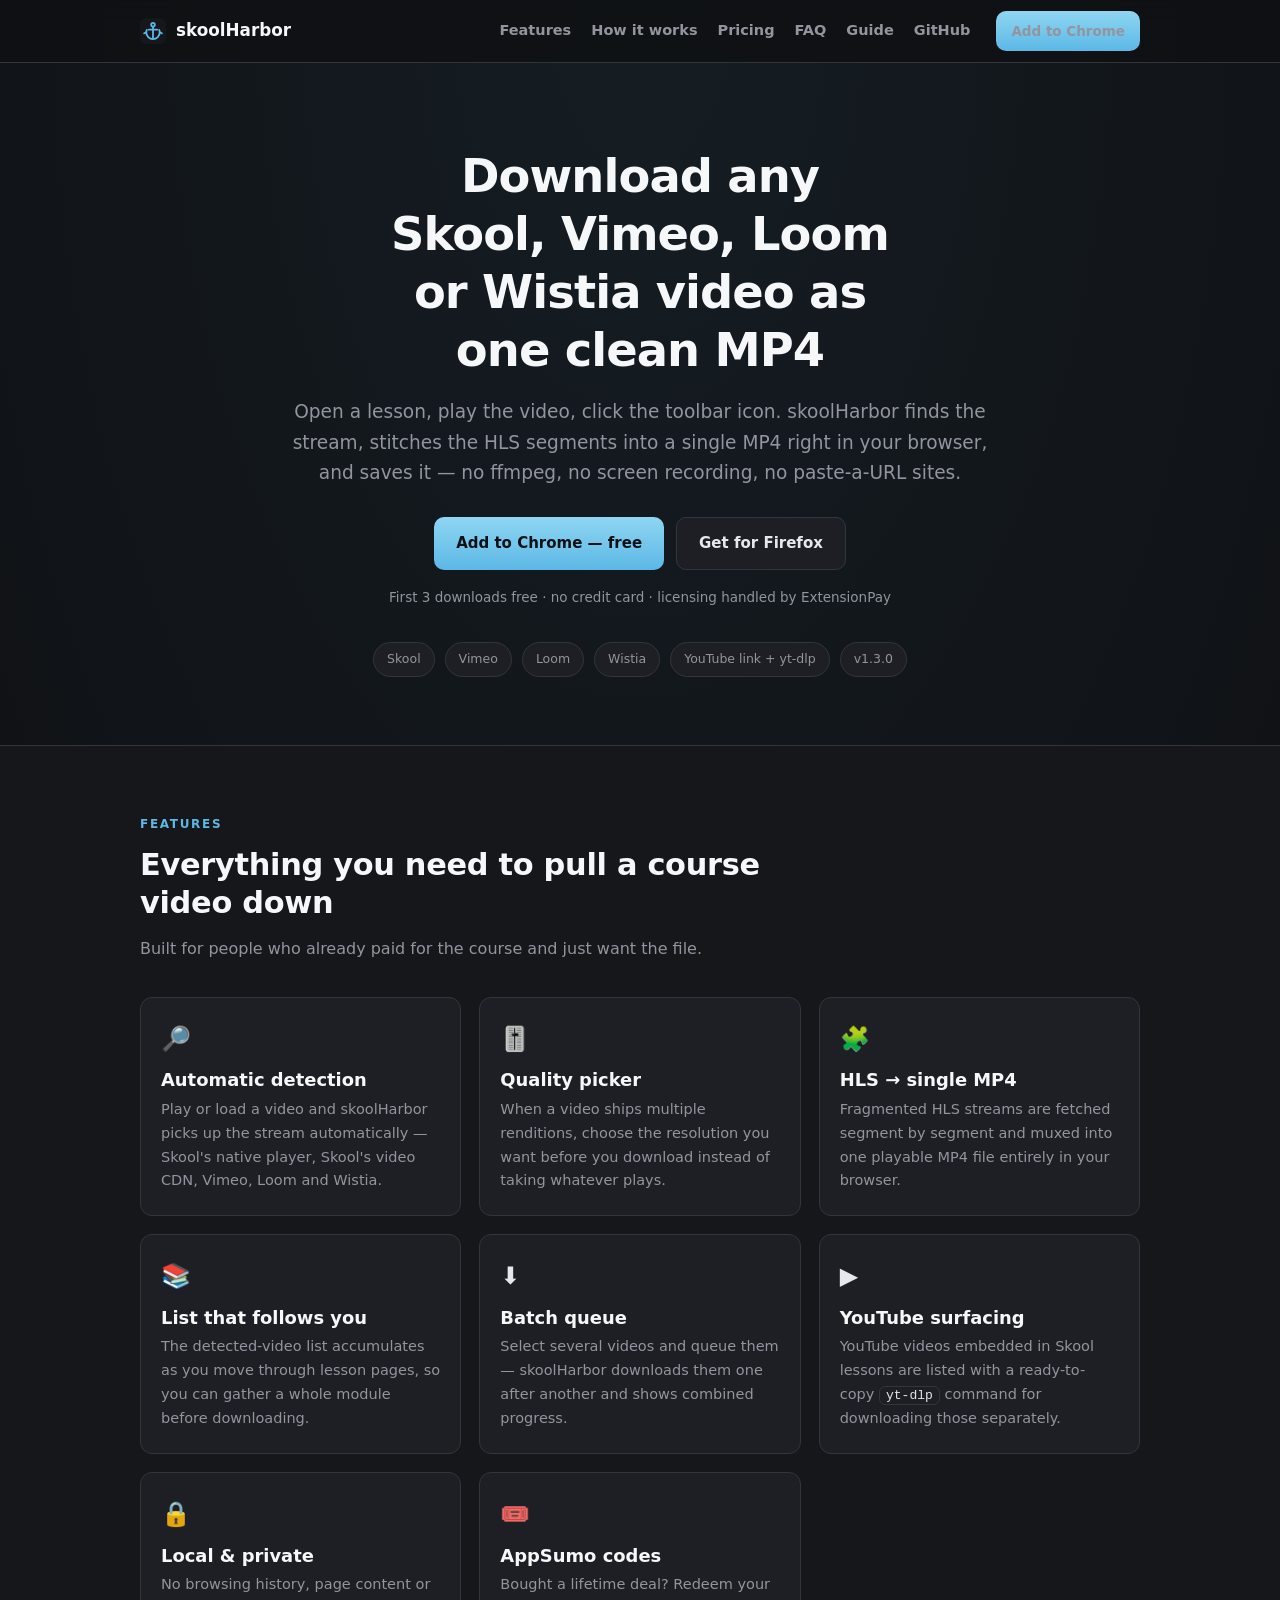
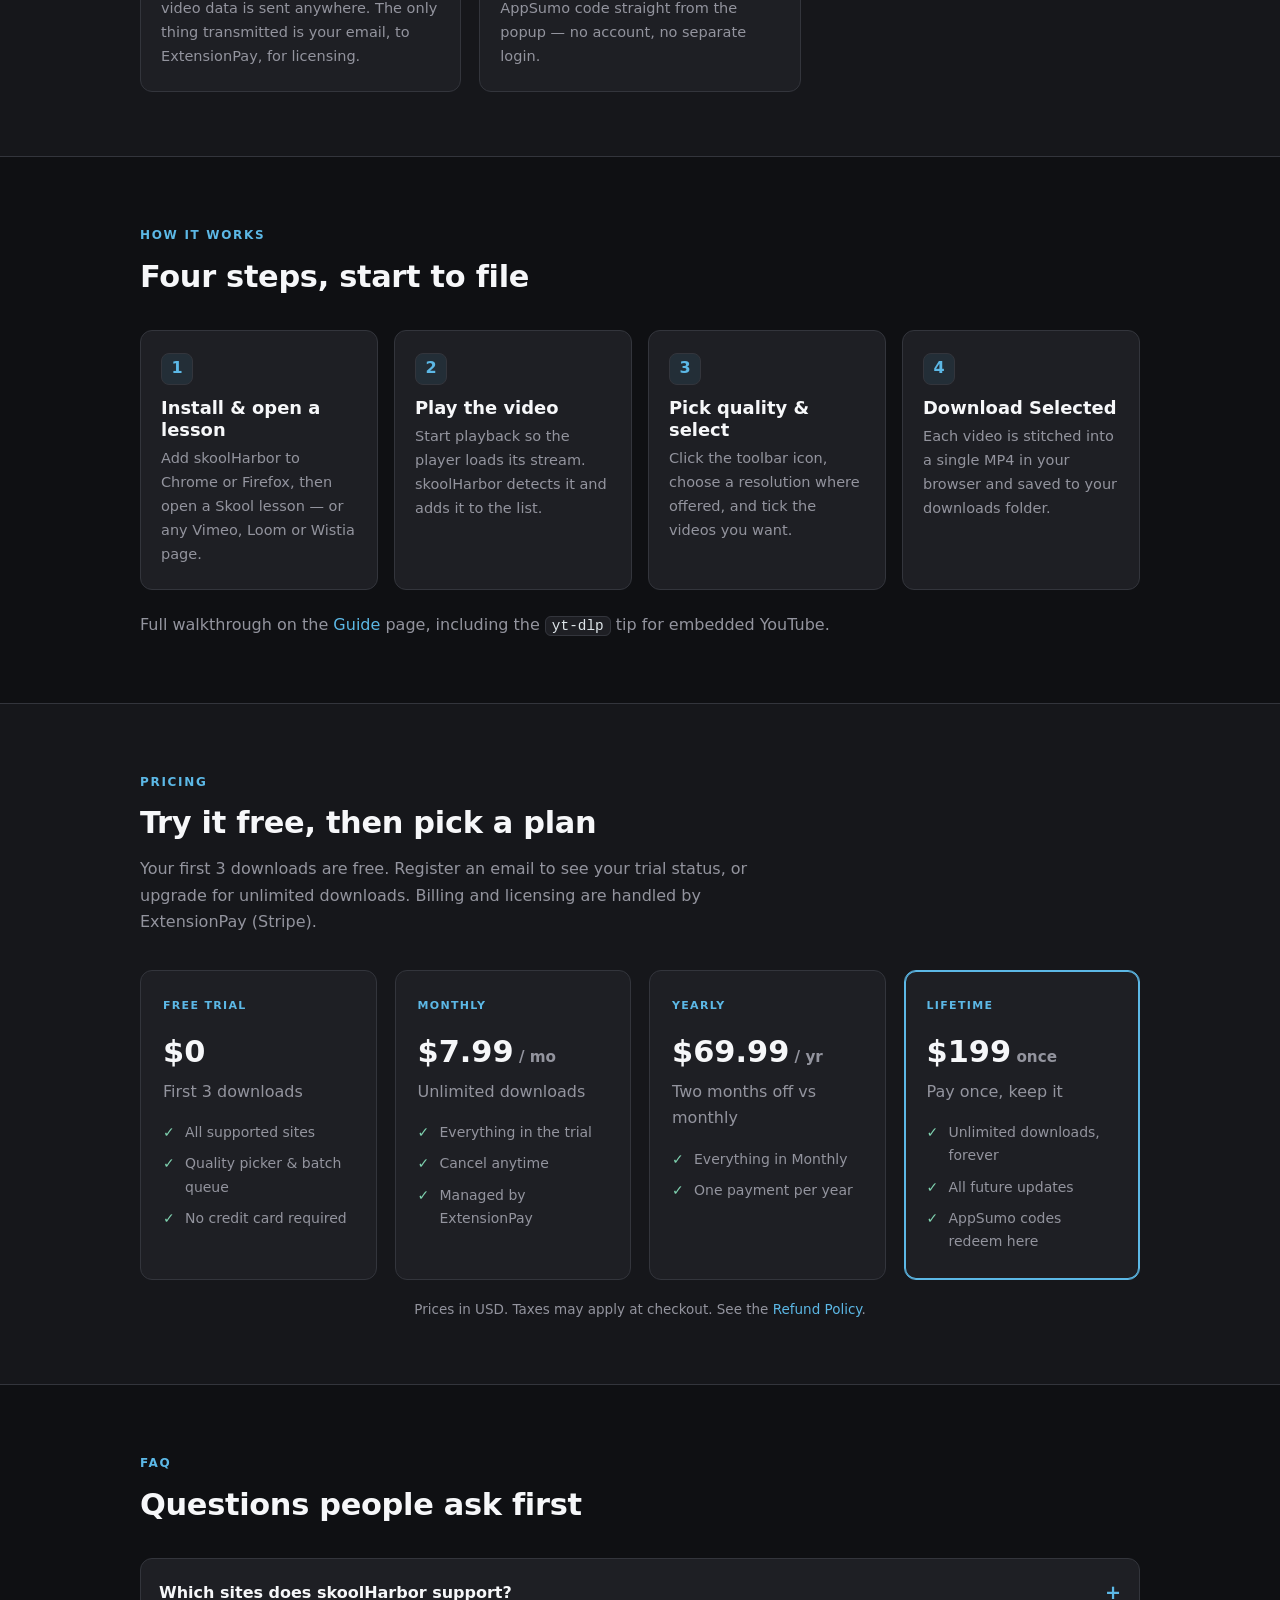
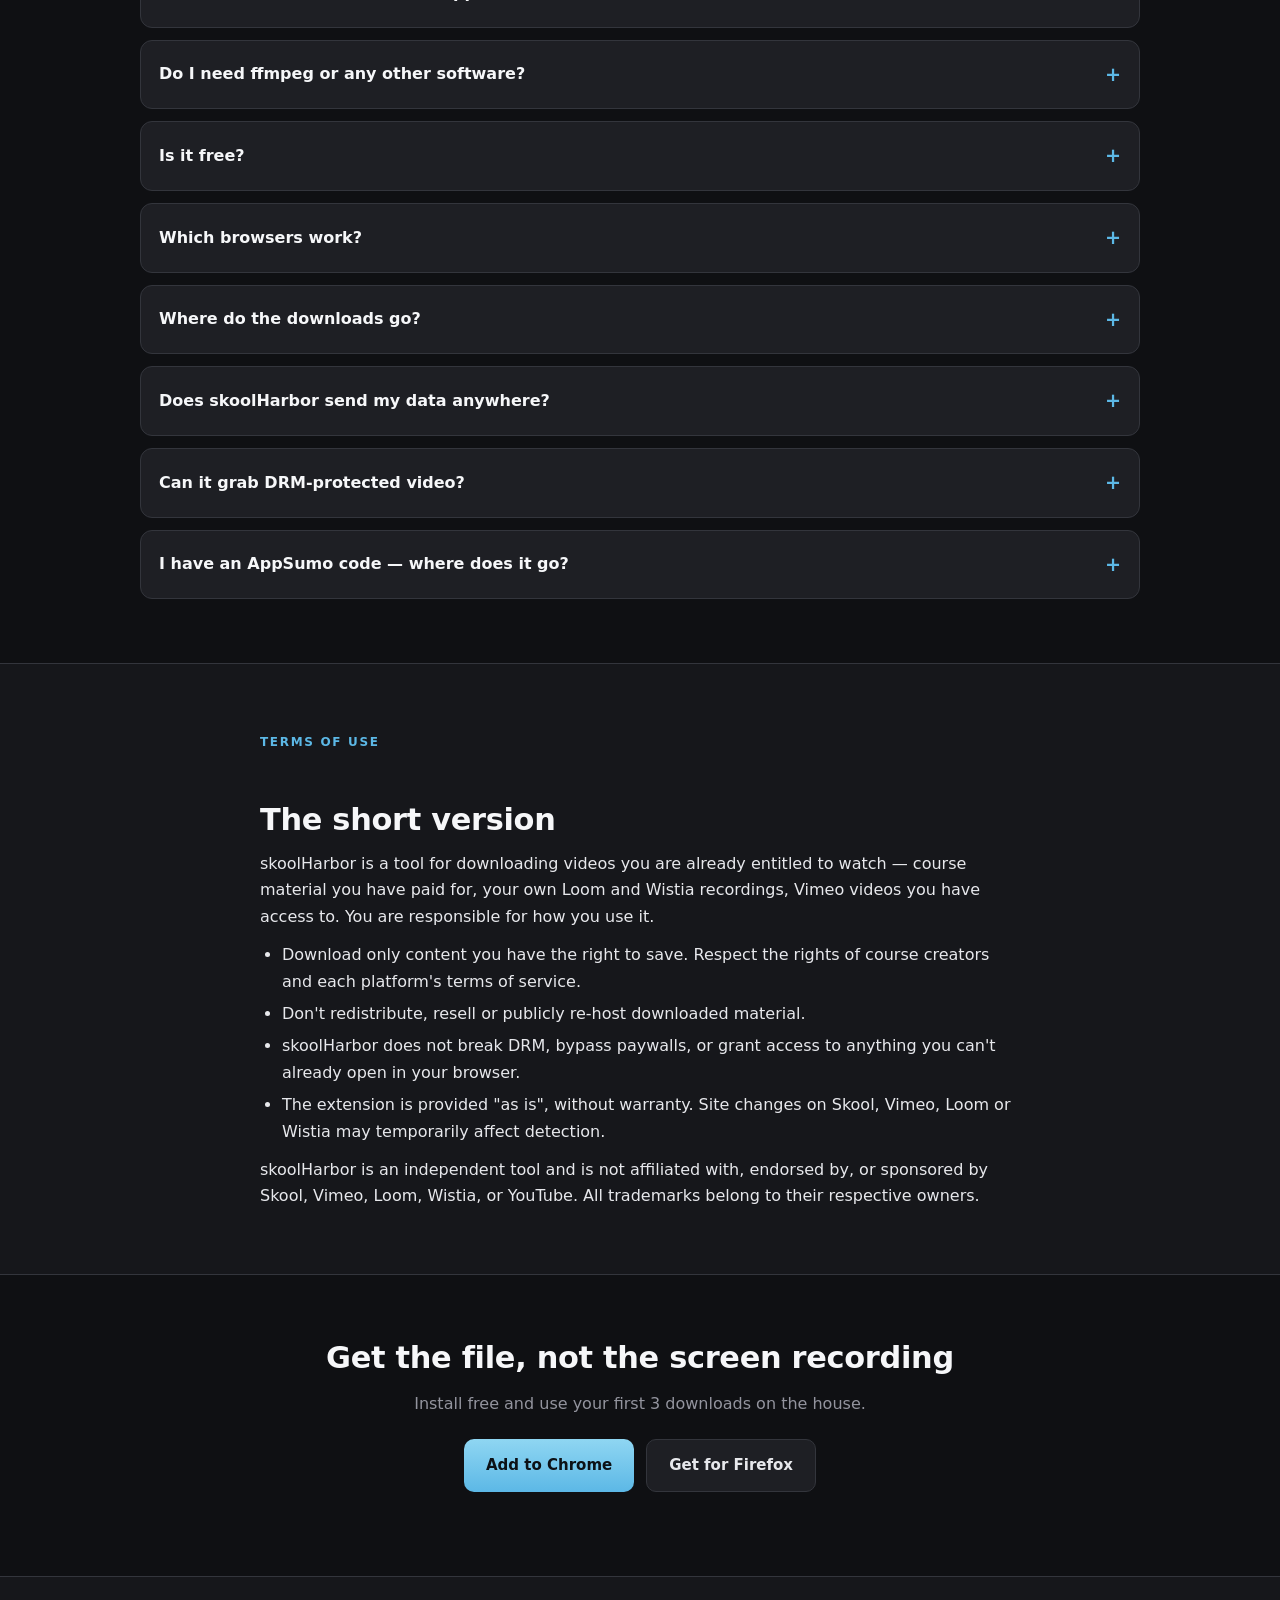
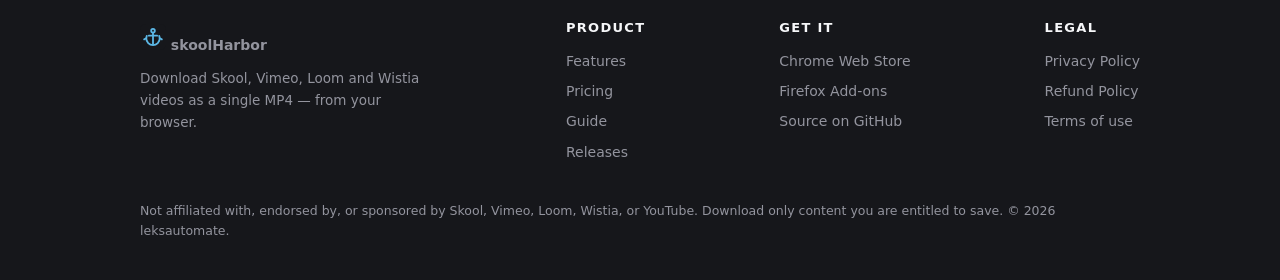
<file: index.html>
<!DOCTYPE html>
<html lang="en">
<head>
<meta charset="UTF-8" />
<meta name="viewport" content="width=device-width, initial-scale=1.0" />
<title>skoolHarbor — Download Skool, Vimeo, Loom &amp; Wistia Videos as MP4</title>
<meta name="description" content="skoolHarbor is a Chrome and Firefox extension that detects the video on a Skool lesson, Vimeo, Loom or Wistia page and saves it as a single MP4 — HLS streams stitched together in your browser, no extra software." />
<meta name="keywords" content="skool downloader, skool video downloader, download skool videos, vimeo downloader, loom downloader, wistia downloader, mp4 download, hls downloader, course video downloader, skoolharbor" />
<meta name="robots" content="index, follow, max-image-preview:large" />
<meta name="author" content="leksautomate" />
<link rel="canonical" href="https://leksautomate.github.io/skoolharbor-landing/" />
<link rel="icon" type="image/svg+xml" href="assets/favicon.svg" />
<meta name="theme-color" content="#0f1013" />
<meta name="color-scheme" content="dark" />

<meta property="og:type" content="website" />
<meta property="og:site_name" content="skoolHarbor" />
<meta property="og:url" content="https://leksautomate.github.io/skoolharbor-landing/" />
<meta property="og:title" content="skoolHarbor — Download Skool, Vimeo, Loom &amp; Wistia Videos as MP4" />
<meta property="og:description" content="Detects the video on the page you're viewing and saves it as a single MP4 — HLS streams stitched together in your browser, no extra software." />
<meta property="og:image" content="https://leksautomate.github.io/skoolharbor-landing/assets/og.png" />
<meta property="og:image:width" content="1200" />
<meta property="og:image:height" content="630" />
<meta property="og:image:alt" content="skoolHarbor — download any Skool video as one clean MP4" />
<meta name="twitter:card" content="summary_large_image" />
<meta name="twitter:title" content="skoolHarbor — Download Skool, Vimeo, Loom &amp; Wistia Videos as MP4" />
<meta name="twitter:description" content="A Chrome and Firefox extension that saves the video on a Skool, Vimeo, Loom or Wistia page as a single MP4." />
<meta name="twitter:image" content="https://leksautomate.github.io/skoolharbor-landing/assets/og.png" />

<link rel="sitemap" type="application/xml" href="sitemap.xml" />
<link rel="stylesheet" href="assets/styles.css" />

<script type="application/ld+json">
{
  "@context": "https://schema.org",
  "@type": "SoftwareApplication",
  "name": "skoolHarbor",
  "alternateName": "skool Harbor: Downloader For Skool",
  "applicationCategory": "BrowserApplication",
  "operatingSystem": "Chrome, Chromium, Firefox",
  "url": "https://leksautomate.github.io/skoolharbor-landing/",
  "downloadUrl": "https://chromewebstore.google.com/detail/skool-harbor-downloader-f/fhoogeolhbimpdajjefikfmajlcgknoc",
  "softwareVersion": "1.3.0",
  "description": "Browser extension that detects the video on a Skool lesson, Vimeo, Loom or Wistia page and downloads it as a single MP4. HLS streams are combined into one file entirely in the browser.",
  "offers": [
    { "@type": "Offer", "name": "Free trial", "price": "0", "priceCurrency": "USD", "description": "First 3 downloads free" },
    { "@type": "Offer", "name": "Monthly", "price": "7.99", "priceCurrency": "USD" },
    { "@type": "Offer", "name": "Yearly", "price": "69.99", "priceCurrency": "USD" },
    { "@type": "Offer", "name": "Lifetime", "price": "199", "priceCurrency": "USD" }
  ],
  "publisher": { "@type": "Organization", "name": "leksautomate" }
}
</script>
<script type="application/ld+json">
{
  "@context": "https://schema.org",
  "@type": "FAQPage",
  "mainEntity": [
    { "@type": "Question", "name": "Which sites does skoolHarbor support?",
      "acceptedAnswer": { "@type": "Answer", "text": "Skool lessons and posts (including Skool's own video CDN), plus Vimeo, Loom and Wistia pages. YouTube videos embedded in Skool lessons are surfaced with a ready-to-copy yt-dlp command rather than downloaded directly." } },
    { "@type": "Question", "name": "Do I need ffmpeg or any other software?",
      "acceptedAnswer": { "@type": "Answer", "text": "No. Detection and downloading happen entirely in your browser. HLS video segments are fetched and combined into a single MP4 locally, then saved with your browser's own download manager." } },
    { "@type": "Question", "name": "Is it free?",
      "acceptedAnswer": { "@type": "Answer", "text": "Your first 3 downloads are free. After that you register an email to track your trial or subscribe for unlimited downloads: 7.99 USD per month, 69.99 USD per year, or 199 USD once for lifetime access. AppSumo codes are redeemed directly in the popup." } },
    { "@type": "Question", "name": "Which browsers work?",
      "acceptedAnswer": { "@type": "Answer", "text": "Any Chromium-based browser that supports Manifest V3 (Chrome, Edge, Brave, Arc) via the Chrome Web Store, and Firefox 142+ via addons.mozilla.org." } },
    { "@type": "Question", "name": "Where do the downloads go?",
      "acceptedAnswer": { "@type": "Answer", "text": "Straight to your normal downloads folder through the browser's built-in download feature. Files are named per video and saved as .mp4." } },
    { "@type": "Question", "name": "Does skoolHarbor send my data anywhere?",
      "acceptedAnswer": { "@type": "Answer", "text": "No browsing history, page content or video data leaves your machine. The only data transmitted is your email address, sent to ExtensionPay for licensing if you register beyond the free trial." } },
    { "@type": "Question", "name": "Can it download a whole course at once?",
      "acceptedAnswer": { "@type": "Answer", "text": "The detected-video list accumulates as you move through lesson pages, and you can batch-select and queue multiple videos to download one after another." } }
  ]
}
</script>
</head>
<body>

<header class="site-header">
  <div class="wrap">
    <a class="brand" href="./">
      <svg viewBox="0 0 100 100" aria-hidden="true"><rect width="100" height="100" rx="22" fill="#16171b"/><g fill="none" stroke="#5cb8e6" stroke-width="7" stroke-linecap="round" stroke-linejoin="round"><circle cx="50" cy="26" r="7"/><path d="M50 33 V78"/><path d="M34 45 H66"/><path d="M24 55 a26 26 0 0 0 52 0"/><path d="M24 55 l-8 4 M24 55 l2 -9"/><path d="M76 55 l8 4 M76 55 l-2 -9"/></g></svg>
      skoolHarbor
    </a>
    <nav class="nav-links" aria-label="Primary">
      <a href="#features">Features</a>
      <a href="#how">How it works</a>
      <a href="#pricing">Pricing</a>
      <a href="#faq">FAQ</a>
      <a href="guide.html">Guide</a>
      <a href="https://github.com/leksautomate/skoolharbor-landing" rel="noopener">GitHub</a>
      <a class="btn sm nav-cta" href="https://chromewebstore.google.com/detail/skool-harbor-downloader-f/fhoogeolhbimpdajjefikfmajlcgknoc" rel="noopener">Add to Chrome</a>
    </nav>
  </div>
</header>

<main>
  <section class="hero">
    <div class="wrap">
      <h1>Download any Skool, Vimeo, Loom or Wistia video as one clean MP4</h1>
      <p class="lede">Open a lesson, play the video, click the toolbar icon. skoolHarbor finds the stream, stitches the HLS segments into a single MP4 right in your browser, and saves it — no ffmpeg, no screen recording, no paste-a-URL sites.</p>
      <div class="cta-row">
        <a class="btn" href="https://chromewebstore.google.com/detail/skool-harbor-downloader-f/fhoogeolhbimpdajjefikfmajlcgknoc" rel="noopener">Add to Chrome — free</a>
        <a class="btn ghost" href="https://addons.mozilla.org/en-US/firefox/addon/skool-harbor-skool-downloader/" rel="noopener">Get for Firefox</a>
      </div>
      <p class="cta-note">First 3 downloads free · no credit card · licensing handled by ExtensionPay</p>
      <div class="badges">
        <span class="badge">Skool</span>
        <span class="badge">Vimeo</span>
        <span class="badge">Loom</span>
        <span class="badge">Wistia</span>
        <span class="badge">YouTube link + yt-dlp</span>
        <span class="badge">v1.3.0</span>
      </div>
    </div>
  </section>

  <section id="features" class="alt">
    <div class="wrap">
      <div class="section-head">
        <span class="eyebrow">Features</span>
        <h2>Everything you need to pull a course video down</h2>
        <p>Built for people who already paid for the course and just want the file.</p>
      </div>
      <div class="grid">
        <div class="card"><span class="ic" aria-hidden="true">🔎</span><h3>Automatic detection</h3><p>Play or load a video and skoolHarbor picks up the stream automatically — Skool's native player, Skool's video CDN, Vimeo, Loom and Wistia.</p></div>
        <div class="card"><span class="ic" aria-hidden="true">🎚️</span><h3>Quality picker</h3><p>When a video ships multiple renditions, choose the resolution you want before you download instead of taking whatever plays.</p></div>
        <div class="card"><span class="ic" aria-hidden="true">🧩</span><h3>HLS → single MP4</h3><p>Fragmented HLS streams are fetched segment by segment and muxed into one playable MP4 file entirely in your browser.</p></div>
        <div class="card"><span class="ic" aria-hidden="true">📚</span><h3>List that follows you</h3><p>The detected-video list accumulates as you move through lesson pages, so you can gather a whole module before downloading.</p></div>
        <div class="card"><span class="ic" aria-hidden="true">⬇️</span><h3>Batch queue</h3><p>Select several videos and queue them — skoolHarbor downloads them one after another and shows combined progress.</p></div>
        <div class="card"><span class="ic" aria-hidden="true">▶️</span><h3>YouTube surfacing</h3><p>YouTube videos embedded in Skool lessons are listed with a ready-to-copy <code>yt-dlp</code> command for downloading those separately.</p></div>
        <div class="card"><span class="ic" aria-hidden="true">🔒</span><h3>Local &amp; private</h3><p>No browsing history, page content or video data is sent anywhere. The only thing transmitted is your email, to ExtensionPay, for licensing.</p></div>
        <div class="card"><span class="ic" aria-hidden="true">🎟️</span><h3>AppSumo codes</h3><p>Bought a lifetime deal? Redeem your AppSumo code straight from the popup — no account, no separate login.</p></div>
      </div>
    </div>
  </section>

  <section id="how">
    <div class="wrap">
      <div class="section-head">
        <span class="eyebrow">How it works</span>
        <h2>Four steps, start to file</h2>
      </div>
      <div class="steps">
        <div class="step"><h3>Install &amp; open a lesson</h3><p>Add skoolHarbor to Chrome or Firefox, then open a Skool lesson — or any Vimeo, Loom or Wistia page.</p></div>
        <div class="step"><h3>Play the video</h3><p>Start playback so the player loads its stream. skoolHarbor detects it and adds it to the list.</p></div>
        <div class="step"><h3>Pick quality &amp; select</h3><p>Click the toolbar icon, choose a resolution where offered, and tick the videos you want.</p></div>
        <div class="step"><h3>Download Selected</h3><p>Each video is stitched into a single MP4 in your browser and saved to your downloads folder.</p></div>
      </div>
      <p class="muted mt-m">Full walkthrough on the <a href="guide.html">Guide</a> page, including the <code>yt-dlp</code> tip for embedded YouTube.</p>
    </div>
  </section>

  <section id="pricing" class="alt">
    <div class="wrap">
      <div class="section-head">
        <span class="eyebrow">Pricing</span>
        <h2>Try it free, then pick a plan</h2>
        <p>Your first 3 downloads are free. Register an email to see your trial status, or upgrade for unlimited downloads. Billing and licensing are handled by ExtensionPay (Stripe).</p>
      </div>
      <div class="plans">
        <div class="plan">
          <span class="tag">Free trial</span>
          <div class="price">$0</div>
          <p class="muted">First 3 downloads</p>
          <ul>
            <li>All supported sites</li>
            <li>Quality picker &amp; batch queue</li>
            <li>No credit card required</li>
          </ul>
        </div>
        <div class="plan">
          <span class="tag">Monthly</span>
          <div class="price">$7.99<span> / mo</span></div>
          <p class="muted">Unlimited downloads</p>
          <ul>
            <li>Everything in the trial</li>
            <li>Cancel anytime</li>
            <li>Managed by ExtensionPay</li>
          </ul>
        </div>
        <div class="plan">
          <span class="tag">Yearly</span>
          <div class="price">$69.99<span> / yr</span></div>
          <p class="muted">Two months off vs monthly</p>
          <ul>
            <li>Everything in Monthly</li>
            <li>One payment per year</li>
          </ul>
        </div>
        <div class="plan feature">
          <span class="tag">Lifetime</span>
          <div class="price">$199<span> once</span></div>
          <p class="muted">Pay once, keep it</p>
          <ul>
            <li>Unlimited downloads, forever</li>
            <li>All future updates</li>
            <li>AppSumo codes redeem here</li>
          </ul>
        </div>
      </div>
      <p class="price-note">Prices in USD. Taxes may apply at checkout. See the <a href="refund.html">Refund Policy</a>.</p>
    </div>
  </section>

  <section id="faq">
    <div class="wrap">
      <div class="section-head">
        <span class="eyebrow">FAQ</span>
        <h2>Questions people ask first</h2>
      </div>
      <div class="faq">
        <details><summary>Which sites does skoolHarbor support?</summary><p>Skool lessons and posts (including Skool's own video CDN), plus Vimeo, Loom and Wistia pages. YouTube videos embedded in Skool lessons are surfaced with a ready-to-copy <code>yt-dlp</code> command rather than downloaded directly.</p></details>
        <details><summary>Do I need ffmpeg or any other software?</summary><p>No. Detection and downloading happen entirely in your browser. HLS segments are fetched and combined into a single MP4 locally, then saved with your browser's own download manager.</p></details>
        <details><summary>Is it free?</summary><p>Your first 3 downloads are free. After that you register an email to track your trial or subscribe for unlimited downloads — $7.99/mo, $69.99/yr, or $199 once for lifetime. AppSumo codes are redeemed directly in the popup.</p></details>
        <details><summary>Which browsers work?</summary><p>Any Chromium browser with Manifest V3 support — Chrome, Edge, Brave, Arc — through the Chrome Web Store, and Firefox 142 or newer through addons.mozilla.org.</p></details>
        <details><summary>Where do the downloads go?</summary><p>Straight to your normal downloads folder via the browser's built-in download feature, named per video and saved as <code>.mp4</code>.</p></details>
        <details><summary>Does skoolHarbor send my data anywhere?</summary><p>No browsing history, page content or video data leaves your machine. The only data transmitted is your email address, sent to ExtensionPay for licensing if you register beyond the free trial. See the <a href="privacy.html">Privacy Policy</a>.</p></details>
        <details><summary>Can it grab DRM-protected video?</summary><p>No. skoolHarbor only captures streams that already play in your browser without protection. It does not decrypt or circumvent DRM.</p></details>
        <details><summary>I have an AppSumo code — where does it go?</summary><p>Open the popup, click <em>Have an AppSumo code?</em>, paste it in and redeem. The code activates on that browser directly; there is no separate login.</p></details>
      </div>
    </div>
  </section>

  <section id="terms" class="alt">
    <div class="wrap">
      <div class="prose">
        <span class="eyebrow">Terms of use</span>
        <h2>The short version</h2>
        <p>skoolHarbor is a tool for downloading videos you are already entitled to watch — course material you have paid for, your own Loom and Wistia recordings, Vimeo videos you have access to. You are responsible for how you use it.</p>
        <ul>
          <li>Download only content you have the right to save. Respect the rights of course creators and each platform's terms of service.</li>
          <li>Don't redistribute, resell or publicly re-host downloaded material.</li>
          <li>skoolHarbor does not break DRM, bypass paywalls, or grant access to anything you can't already open in your browser.</li>
          <li>The extension is provided "as is", without warranty. Site changes on Skool, Vimeo, Loom or Wistia may temporarily affect detection.</li>
        </ul>
        <p class="muted">skoolHarbor is an independent tool and is not affiliated with, endorsed by, or sponsored by Skool, Vimeo, Loom, Wistia, or YouTube. All trademarks belong to their respective owners.</p>
      </div>
    </div>
  </section>

  <section class="center">
    <div class="wrap">
      <h2>Get the file, not the screen recording</h2>
      <p class="muted mt-s">Install free and use your first 3 downloads on the house.</p>
      <div class="cta-row mt-m">
        <a class="btn" href="https://chromewebstore.google.com/detail/skool-harbor-downloader-f/fhoogeolhbimpdajjefikfmajlcgknoc" rel="noopener">Add to Chrome</a>
        <a class="btn ghost" href="https://addons.mozilla.org/en-US/firefox/addon/skool-harbor-skool-downloader/" rel="noopener">Get for Firefox</a>
      </div>
    </div>
  </section>
</main>

<footer class="site-footer">
  <div class="wrap">
    <div class="cols">
      <div>
        <a class="brand" href="./" style="margin-bottom:10px">
          <svg viewBox="0 0 100 100" aria-hidden="true"><rect width="100" height="100" rx="22" fill="#16171b"/><g fill="none" stroke="#5cb8e6" stroke-width="7" stroke-linecap="round" stroke-linejoin="round"><circle cx="50" cy="26" r="7"/><path d="M50 33 V78"/><path d="M34 45 H66"/><path d="M24 55 a26 26 0 0 0 52 0"/><path d="M24 55 l-8 4 M24 55 l2 -9"/><path d="M76 55 l8 4 M76 55 l-2 -9"/></g></svg>
          skoolHarbor
        </a>
        <p class="muted" style="max-width:34ch;font-size:13.5px">Download Skool, Vimeo, Loom and Wistia videos as a single MP4 — from your browser.</p>
      </div>
      <div>
        <h4>Product</h4>
        <a href="#features">Features</a>
        <a href="#pricing">Pricing</a>
        <a href="guide.html">Guide</a>
        <a href="releases.html">Releases</a>
      </div>
      <div>
        <h4>Get it</h4>
        <a href="https://chromewebstore.google.com/detail/skool-harbor-downloader-f/fhoogeolhbimpdajjefikfmajlcgknoc" rel="noopener">Chrome Web Store</a>
        <a href="https://addons.mozilla.org/en-US/firefox/addon/skool-harbor-skool-downloader/" rel="noopener">Firefox Add-ons</a>
        <a href="https://github.com/leksautomate/skoolharbor-landing" rel="noopener">Source on GitHub</a>
      </div>
      <div>
        <h4>Legal</h4>
        <a href="privacy.html">Privacy Policy</a>
        <a href="refund.html">Refund Policy</a>
        <a href="#terms">Terms of use</a>
      </div>
    </div>
    <p class="fine">
      Not affiliated with, endorsed by, or sponsored by Skool, Vimeo, Loom, Wistia, or YouTube. Download only content you are entitled to save.
      &copy; <span id="yr">2026</span> leksautomate.
    </p>
  </div>
</footer>
<script>document.getElementById('yr').textContent=new Date().getFullYear();</script>
</body>
</html>
</file>
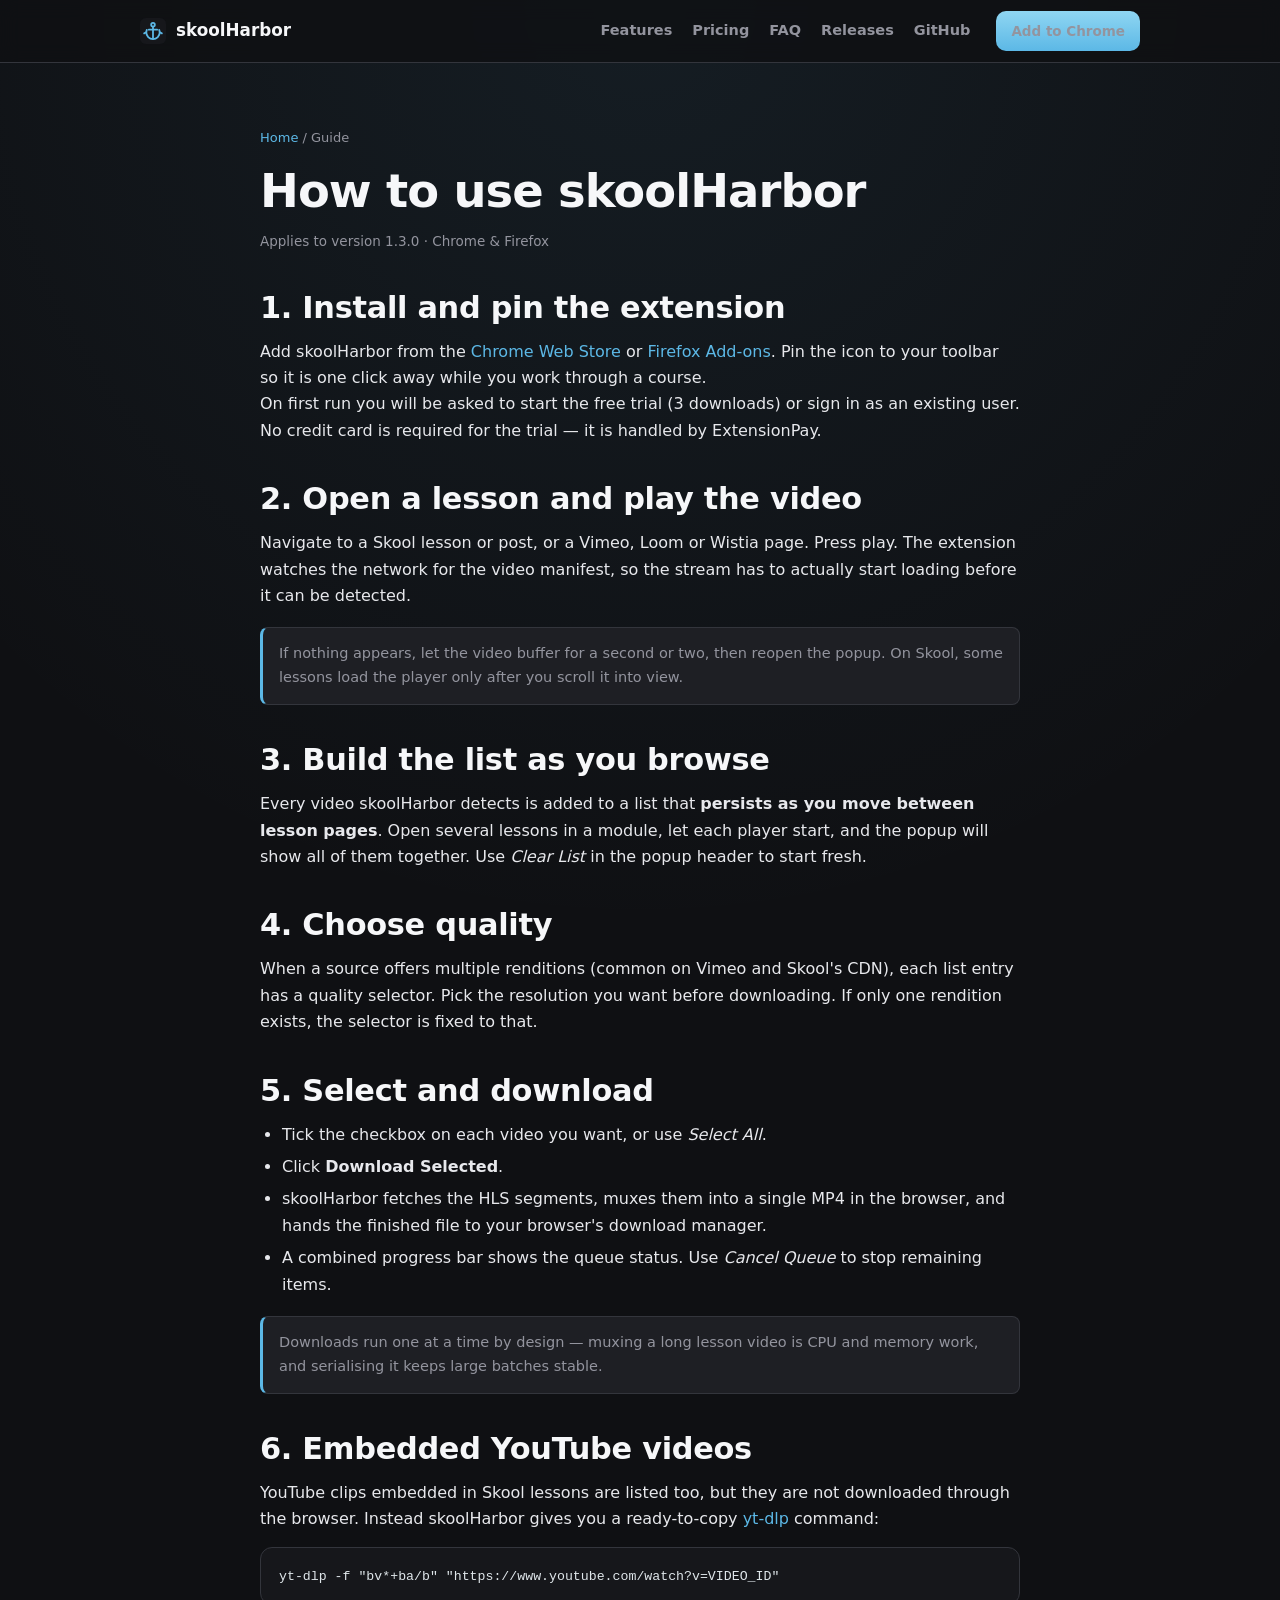
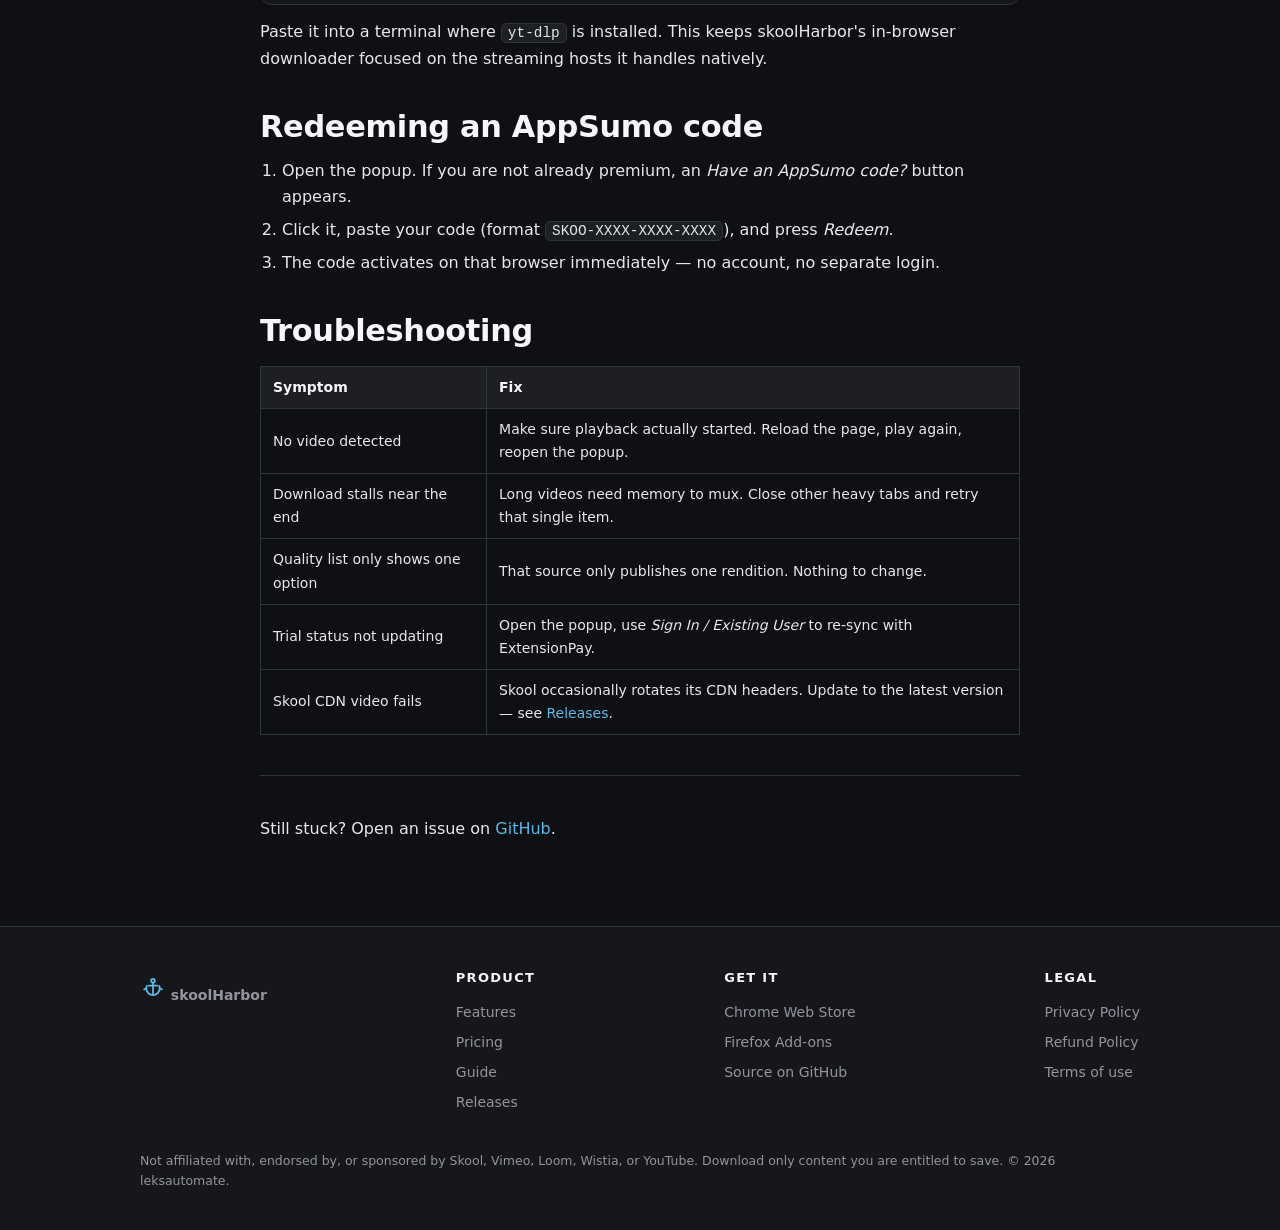
<file: guide.html>
<!DOCTYPE html>
<html lang="en">
<head>
<meta charset="UTF-8" />
<meta name="viewport" content="width=device-width, initial-scale=1.0" />
<title>Guide — How to Use skoolHarbor</title>
<meta name="description" content="Step-by-step guide to downloading videos with skoolHarbor: detecting a video, building the list across lesson pages, choosing quality, batch downloads, and the yt-dlp tip for embedded YouTube." />
<meta name="robots" content="index, follow, max-image-preview:large" />
<link rel="canonical" href="https://leksautomate.github.io/skoolharbor-landing/guide.html" />
<link rel="icon" type="image/svg+xml" href="assets/favicon.svg" />
<meta name="theme-color" content="#0f1013" />
<meta name="color-scheme" content="dark" />
<meta property="og:type" content="article" />
<meta property="og:site_name" content="skoolHarbor" />
<meta property="og:url" content="https://leksautomate.github.io/skoolharbor-landing/guide.html" />
<meta property="og:title" content="Guide — How to Use skoolHarbor" />
<meta property="og:description" content="Detect a video, build the list across lesson pages, choose quality, batch download, and handle embedded YouTube with yt-dlp." />
<meta property="og:image" content="https://leksautomate.github.io/skoolharbor-landing/assets/og.png" />
<meta name="twitter:card" content="summary_large_image" />
<meta name="twitter:image" content="https://leksautomate.github.io/skoolharbor-landing/assets/og.png" />
<link rel="stylesheet" href="assets/styles.css" />
<script type="application/ld+json">
{
  "@context": "https://schema.org",
  "@type": "HowTo",
  "name": "How to download a video with skoolHarbor",
  "description": "Detect and save a Skool, Vimeo, Loom or Wistia video as a single MP4 using the skoolHarbor browser extension.",
  "step": [
    { "@type": "HowToStep", "name": "Open the page", "text": "Open the Skool lesson, or the Vimeo, Loom or Wistia page that has the video." },
    { "@type": "HowToStep", "name": "Play the video", "text": "Start playback so the player loads its stream. skoolHarbor detects it and adds it to the list." },
    { "@type": "HowToStep", "name": "Open the popup", "text": "Click the skoolHarbor toolbar icon to see every video found so far." },
    { "@type": "HowToStep", "name": "Choose quality and select", "text": "Pick a resolution where offered and tick the videos you want." },
    { "@type": "HowToStep", "name": "Download Selected", "text": "Click Download Selected. Each video is stitched into one MP4 in the browser and saved to your downloads folder." }
  ]
}
</script>
<script type="application/ld+json">
{
  "@context": "https://schema.org",
  "@type": "BreadcrumbList",
  "itemListElement": [
    { "@type": "ListItem", "position": 1, "name": "Home", "item": "https://leksautomate.github.io/skoolharbor-landing/" },
    { "@type": "ListItem", "position": 2, "name": "Guide", "item": "https://leksautomate.github.io/skoolharbor-landing/guide.html" }
  ]
}
</script>
</head>
<body>

<header class="site-header">
  <div class="wrap">
    <a class="brand" href="./">
      <svg viewBox="0 0 100 100" aria-hidden="true"><rect width="100" height="100" rx="22" fill="#16171b"/><g fill="none" stroke="#5cb8e6" stroke-width="7" stroke-linecap="round" stroke-linejoin="round"><circle cx="50" cy="26" r="7"/><path d="M50 33 V78"/><path d="M34 45 H66"/><path d="M24 55 a26 26 0 0 0 52 0"/><path d="M24 55 l-8 4 M24 55 l2 -9"/><path d="M76 55 l8 4 M76 55 l-2 -9"/></g></svg>
      skoolHarbor
    </a>
    <nav class="nav-links" aria-label="Primary">
      <a href="index.html#features">Features</a>
      <a href="index.html#pricing">Pricing</a>
      <a href="index.html#faq">FAQ</a>
      <a href="releases.html">Releases</a>
      <a href="https://github.com/leksautomate/skoolharbor-landing" rel="noopener">GitHub</a>
      <a class="btn sm nav-cta" href="https://chromewebstore.google.com/detail/skool-harbor-downloader-f/fhoogeolhbimpdajjefikfmajlcgknoc" rel="noopener">Add to Chrome</a>
    </nav>
  </div>
</header>

<main>
  <section>
    <div class="wrap">
      <article class="prose">
        <nav aria-label="Breadcrumb" class="muted" style="font-size:13px;margin-bottom:14px"><a href="./">Home</a> / Guide</nav>
        <h1>How to use skoolHarbor</h1>
        <p class="updated">Applies to version 1.3.0 · Chrome &amp; Firefox</p>

        <h2>1. Install and pin the extension</h2>
        <p>Add skoolHarbor from the <a href="https://chromewebstore.google.com/detail/skool-harbor-downloader-f/fhoogeolhbimpdajjefikfmajlcgknoc" rel="noopener">Chrome Web Store</a> or <a href="https://addons.mozilla.org/en-US/firefox/addon/skool-harbor-skool-downloader/" rel="noopener">Firefox Add-ons</a>. Pin the icon to your toolbar so it is one click away while you work through a course.</p>
        <p>On first run you will be asked to start the free trial (3 downloads) or sign in as an existing user. No credit card is required for the trial — it is handled by ExtensionPay.</p>

        <h2>2. Open a lesson and play the video</h2>
        <p>Navigate to a Skool lesson or post, or a Vimeo, Loom or Wistia page. Press play. The extension watches the network for the video manifest, so the stream has to actually start loading before it can be detected.</p>
        <div class="callout">If nothing appears, let the video buffer for a second or two, then reopen the popup. On Skool, some lessons load the player only after you scroll it into view.</div>

        <h2>3. Build the list as you browse</h2>
        <p>Every video skoolHarbor detects is added to a list that <strong>persists as you move between lesson pages</strong>. Open several lessons in a module, let each player start, and the popup will show all of them together. Use <em>Clear List</em> in the popup header to start fresh.</p>

        <h2>4. Choose quality</h2>
        <p>When a source offers multiple renditions (common on Vimeo and Skool's CDN), each list entry has a quality selector. Pick the resolution you want before downloading. If only one rendition exists, the selector is fixed to that.</p>

        <h2>5. Select and download</h2>
        <ul>
          <li>Tick the checkbox on each video you want, or use <em>Select All</em>.</li>
          <li>Click <strong>Download Selected</strong>.</li>
          <li>skoolHarbor fetches the HLS segments, muxes them into a single MP4 in the browser, and hands the finished file to your browser's download manager.</li>
          <li>A combined progress bar shows the queue status. Use <em>Cancel Queue</em> to stop remaining items.</li>
        </ul>
        <div class="callout">Downloads run one at a time by design — muxing a long lesson video is CPU and memory work, and serialising it keeps large batches stable.</div>

        <h2>6. Embedded YouTube videos</h2>
        <p>YouTube clips embedded in Skool lessons are listed too, but they are not downloaded through the browser. Instead skoolHarbor gives you a ready-to-copy <a href="https://github.com/yt-dlp/yt-dlp" rel="noopener">yt-dlp</a> command:</p>
        <pre><code>yt-dlp -f "bv*+ba/b" "https://www.youtube.com/watch?v=VIDEO_ID"</code></pre>
        <p>Paste it into a terminal where <code>yt-dlp</code> is installed. This keeps skoolHarbor's in-browser downloader focused on the streaming hosts it handles natively.</p>

        <h2>Redeeming an AppSumo code</h2>
        <ol>
          <li>Open the popup. If you are not already premium, an <em>Have an AppSumo code?</em> button appears.</li>
          <li>Click it, paste your code (format <code>SKOO-XXXX-XXXX-XXXX</code>), and press <em>Redeem</em>.</li>
          <li>The code activates on that browser immediately — no account, no separate login.</li>
        </ol>

        <h2>Troubleshooting</h2>
        <table>
          <thead><tr><th>Symptom</th><th>Fix</th></tr></thead>
          <tbody>
            <tr><td>No video detected</td><td>Make sure playback actually started. Reload the page, play again, reopen the popup.</td></tr>
            <tr><td>Download stalls near the end</td><td>Long videos need memory to mux. Close other heavy tabs and retry that single item.</td></tr>
            <tr><td>Quality list only shows one option</td><td>That source only publishes one rendition. Nothing to change.</td></tr>
            <tr><td>Trial status not updating</td><td>Open the popup, use <em>Sign In / Existing User</em> to re-sync with ExtensionPay.</td></tr>
            <tr><td>Skool CDN video fails</td><td>Skool occasionally rotates its CDN headers. Update to the latest version — see <a href="releases.html">Releases</a>.</td></tr>
          </tbody>
        </table>

        <hr class="rule" />
        <p class="muted">Still stuck? Open an issue on <a href="https://github.com/leksautomate/skoolharbor-landing" rel="noopener">GitHub</a>.</p>
      </article>
    </div>
  </section>
</main>

<footer class="site-footer">
  <div class="wrap">
    <div class="cols">
      <div>
        <a class="brand" href="./"><svg viewBox="0 0 100 100" aria-hidden="true"><rect width="100" height="100" rx="22" fill="#16171b"/><g fill="none" stroke="#5cb8e6" stroke-width="7" stroke-linecap="round" stroke-linejoin="round"><circle cx="50" cy="26" r="7"/><path d="M50 33 V78"/><path d="M34 45 H66"/><path d="M24 55 a26 26 0 0 0 52 0"/><path d="M24 55 l-8 4 M24 55 l2 -9"/><path d="M76 55 l8 4 M76 55 l-2 -9"/></g></svg> skoolHarbor</a>
      </div>
      <div><h4>Product</h4><a href="index.html#features">Features</a><a href="index.html#pricing">Pricing</a><a href="guide.html">Guide</a><a href="releases.html">Releases</a></div>
      <div><h4>Get it</h4><a href="https://chromewebstore.google.com/detail/skool-harbor-downloader-f/fhoogeolhbimpdajjefikfmajlcgknoc" rel="noopener">Chrome Web Store</a><a href="https://addons.mozilla.org/en-US/firefox/addon/skool-harbor-skool-downloader/" rel="noopener">Firefox Add-ons</a><a href="https://github.com/leksautomate/skoolharbor-landing" rel="noopener">Source on GitHub</a></div>
      <div><h4>Legal</h4><a href="privacy.html">Privacy Policy</a><a href="refund.html">Refund Policy</a><a href="index.html#terms">Terms of use</a></div>
    </div>
    <p class="fine">Not affiliated with, endorsed by, or sponsored by Skool, Vimeo, Loom, Wistia, or YouTube. Download only content you are entitled to save. &copy; <span id="yr">2026</span> leksautomate.</p>
  </div>
</footer>
<script>document.getElementById('yr').textContent=new Date().getFullYear();</script>
</body>
</html>
</file>
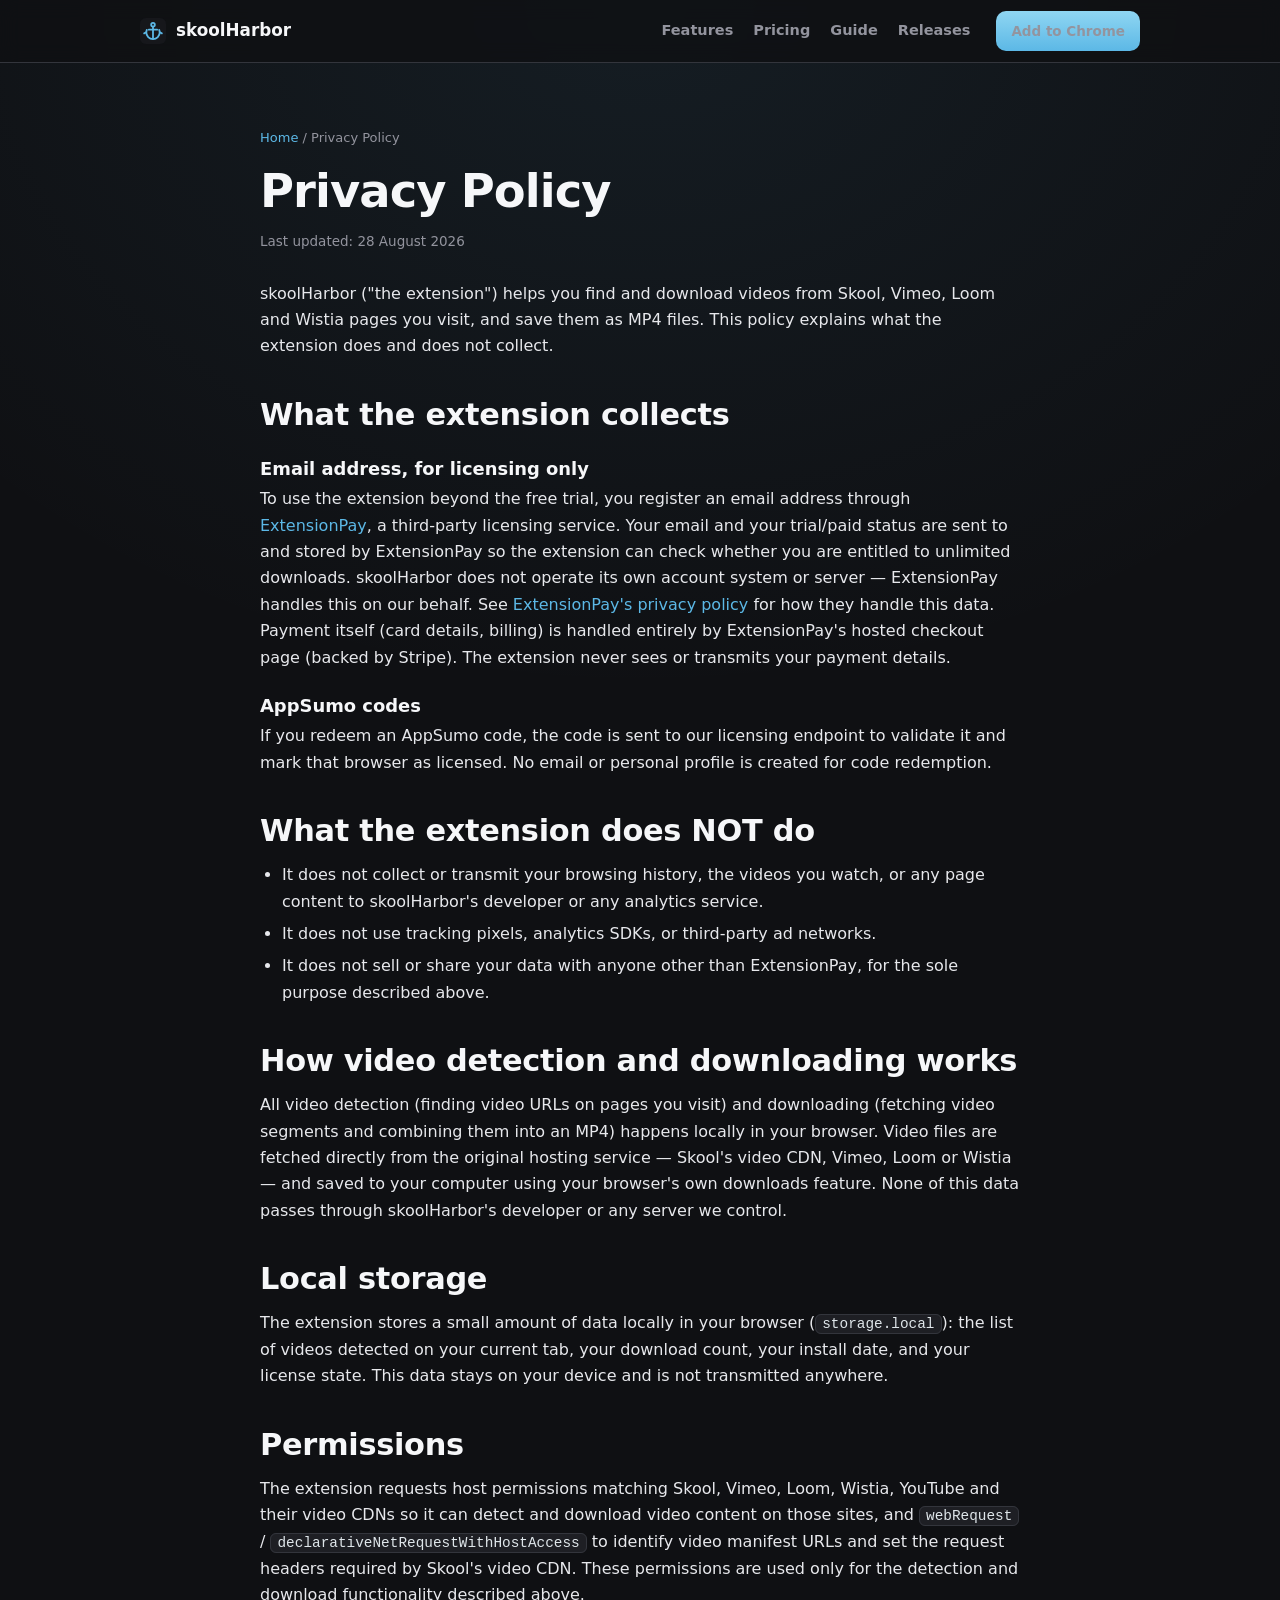
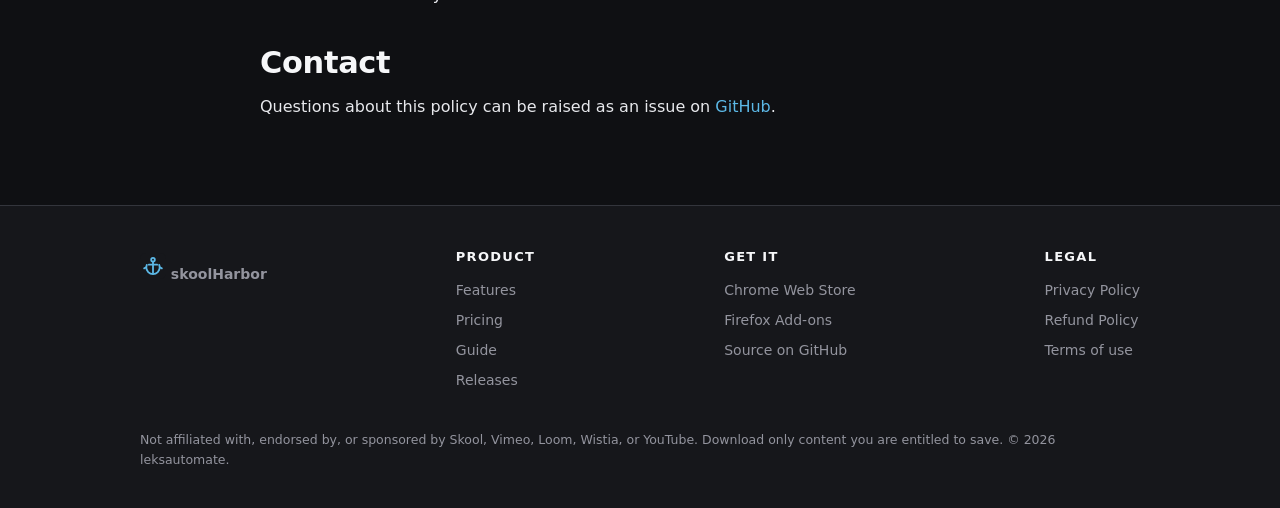
<file: privacy.html>
<!DOCTYPE html>
<html lang="en">
<head>
<meta charset="UTF-8" />
<meta name="viewport" content="width=device-width, initial-scale=1.0" />
<title>Privacy Policy — skoolHarbor</title>
<meta name="description" content="skoolHarbor's privacy policy: all video detection and downloading happens locally in your browser. The only data transmitted is your email address, to ExtensionPay, for licensing." />
<meta name="robots" content="index, follow" />
<link rel="canonical" href="https://leksautomate.github.io/skoolharbor-landing/privacy.html" />
<link rel="icon" type="image/svg+xml" href="assets/favicon.svg" />
<meta name="theme-color" content="#0f1013" />
<meta name="color-scheme" content="dark" />
<meta property="og:type" content="article" />
<meta property="og:site_name" content="skoolHarbor" />
<meta property="og:url" content="https://leksautomate.github.io/skoolharbor-landing/privacy.html" />
<meta property="og:title" content="Privacy Policy — skoolHarbor" />
<meta property="og:description" content="All detection and downloading is local. The only data transmitted is your email, to ExtensionPay, for licensing." />
<meta property="og:image" content="https://leksautomate.github.io/skoolharbor-landing/assets/og.png" />
<meta name="twitter:card" content="summary_large_image" />
<meta name="twitter:image" content="https://leksautomate.github.io/skoolharbor-landing/assets/og.png" />
<link rel="stylesheet" href="assets/styles.css" />
</head>
<body>

<header class="site-header">
  <div class="wrap">
    <a class="brand" href="./">
      <svg viewBox="0 0 100 100" aria-hidden="true"><rect width="100" height="100" rx="22" fill="#16171b"/><g fill="none" stroke="#5cb8e6" stroke-width="7" stroke-linecap="round" stroke-linejoin="round"><circle cx="50" cy="26" r="7"/><path d="M50 33 V78"/><path d="M34 45 H66"/><path d="M24 55 a26 26 0 0 0 52 0"/><path d="M24 55 l-8 4 M24 55 l2 -9"/><path d="M76 55 l8 4 M76 55 l-2 -9"/></g></svg>
      skoolHarbor
    </a>
    <nav class="nav-links" aria-label="Primary">
      <a href="index.html#features">Features</a>
      <a href="index.html#pricing">Pricing</a>
      <a href="guide.html">Guide</a>
      <a href="releases.html">Releases</a>
      <a class="btn sm nav-cta" href="https://chromewebstore.google.com/detail/skool-harbor-downloader-f/fhoogeolhbimpdajjefikfmajlcgknoc" rel="noopener">Add to Chrome</a>
    </nav>
  </div>
</header>

<main>
  <section>
    <div class="wrap">
      <article class="prose">
        <nav aria-label="Breadcrumb" class="muted" style="font-size:13px;margin-bottom:14px"><a href="./">Home</a> / Privacy Policy</nav>
        <h1>Privacy Policy</h1>
        <p class="updated">Last updated: 28 August 2026</p>

        <p>skoolHarbor ("the extension") helps you find and download videos from Skool, Vimeo, Loom and Wistia pages you visit, and save them as MP4 files. This policy explains what the extension does and does not collect.</p>

        <h2>What the extension collects</h2>
        <h3>Email address, for licensing only</h3>
        <p>To use the extension beyond the free trial, you register an email address through <a href="https://extensionpay.com" rel="noopener">ExtensionPay</a>, a third-party licensing service. Your email and your trial/paid status are sent to and stored by ExtensionPay so the extension can check whether you are entitled to unlimited downloads. skoolHarbor does not operate its own account system or server — ExtensionPay handles this on our behalf. See <a href="https://extensionpay.com/privacy" rel="noopener">ExtensionPay's privacy policy</a> for how they handle this data.</p>
        <p>Payment itself (card details, billing) is handled entirely by ExtensionPay's hosted checkout page (backed by Stripe). The extension never sees or transmits your payment details.</p>
        <h3>AppSumo codes</h3>
        <p>If you redeem an AppSumo code, the code is sent to our licensing endpoint to validate it and mark that browser as licensed. No email or personal profile is created for code redemption.</p>

        <h2>What the extension does NOT do</h2>
        <ul>
          <li>It does not collect or transmit your browsing history, the videos you watch, or any page content to skoolHarbor's developer or any analytics service.</li>
          <li>It does not use tracking pixels, analytics SDKs, or third-party ad networks.</li>
          <li>It does not sell or share your data with anyone other than ExtensionPay, for the sole purpose described above.</li>
        </ul>

        <h2>How video detection and downloading works</h2>
        <p>All video detection (finding video URLs on pages you visit) and downloading (fetching video segments and combining them into an MP4) happens locally in your browser. Video files are fetched directly from the original hosting service — Skool's video CDN, Vimeo, Loom or Wistia — and saved to your computer using your browser's own downloads feature. None of this data passes through skoolHarbor's developer or any server we control.</p>

        <h2>Local storage</h2>
        <p>The extension stores a small amount of data locally in your browser (<code>storage.local</code>): the list of videos detected on your current tab, your download count, your install date, and your license state. This data stays on your device and is not transmitted anywhere.</p>

        <h2>Permissions</h2>
        <p>The extension requests host permissions matching Skool, Vimeo, Loom, Wistia, YouTube and their video CDNs so it can detect and download video content on those sites, and <code>webRequest</code> / <code>declarativeNetRequestWithHostAccess</code> to identify video manifest URLs and set the request headers required by Skool's video CDN. These permissions are used only for the detection and download functionality described above.</p>

        <h2>Contact</h2>
        <p>Questions about this policy can be raised as an issue on <a href="https://github.com/leksautomate/skoolharbor-landing" rel="noopener">GitHub</a>.</p>
      </article>
    </div>
  </section>
</main>

<footer class="site-footer">
  <div class="wrap">
    <div class="cols">
      <div><a class="brand" href="./"><svg viewBox="0 0 100 100" aria-hidden="true"><rect width="100" height="100" rx="22" fill="#16171b"/><g fill="none" stroke="#5cb8e6" stroke-width="7" stroke-linecap="round" stroke-linejoin="round"><circle cx="50" cy="26" r="7"/><path d="M50 33 V78"/><path d="M34 45 H66"/><path d="M24 55 a26 26 0 0 0 52 0"/><path d="M24 55 l-8 4 M24 55 l2 -9"/><path d="M76 55 l8 4 M76 55 l-2 -9"/></g></svg> skoolHarbor</a></div>
      <div><h4>Product</h4><a href="index.html#features">Features</a><a href="index.html#pricing">Pricing</a><a href="guide.html">Guide</a><a href="releases.html">Releases</a></div>
      <div><h4>Get it</h4><a href="https://chromewebstore.google.com/detail/skool-harbor-downloader-f/fhoogeolhbimpdajjefikfmajlcgknoc" rel="noopener">Chrome Web Store</a><a href="https://addons.mozilla.org/en-US/firefox/addon/skool-harbor-skool-downloader/" rel="noopener">Firefox Add-ons</a><a href="https://github.com/leksautomate/skoolharbor-landing" rel="noopener">Source on GitHub</a></div>
      <div><h4>Legal</h4><a href="privacy.html">Privacy Policy</a><a href="refund.html">Refund Policy</a><a href="index.html#terms">Terms of use</a></div>
    </div>
    <p class="fine">Not affiliated with, endorsed by, or sponsored by Skool, Vimeo, Loom, Wistia, or YouTube. Download only content you are entitled to save. &copy; <span id="yr">2026</span> leksautomate.</p>
  </div>
</footer>
<script>document.getElementById('yr').textContent=new Date().getFullYear();</script>
</body>
</html>
</file>
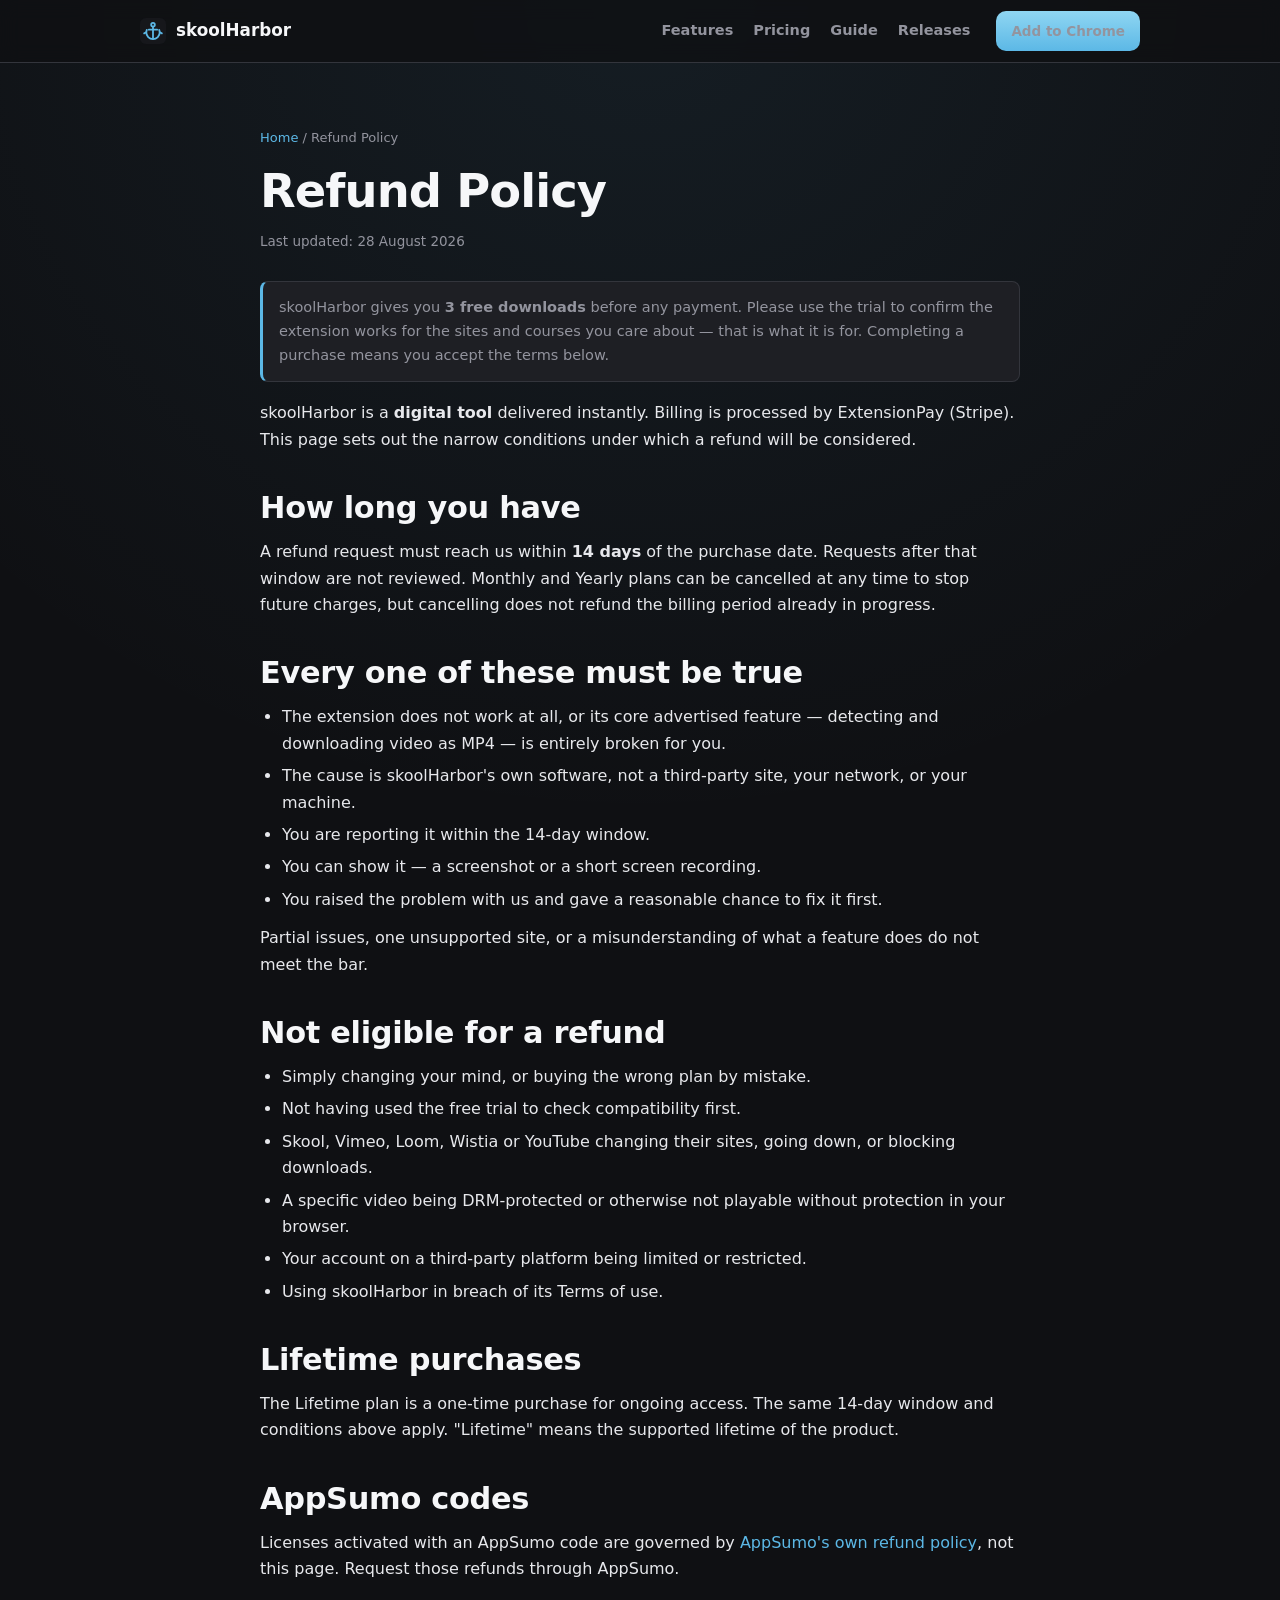
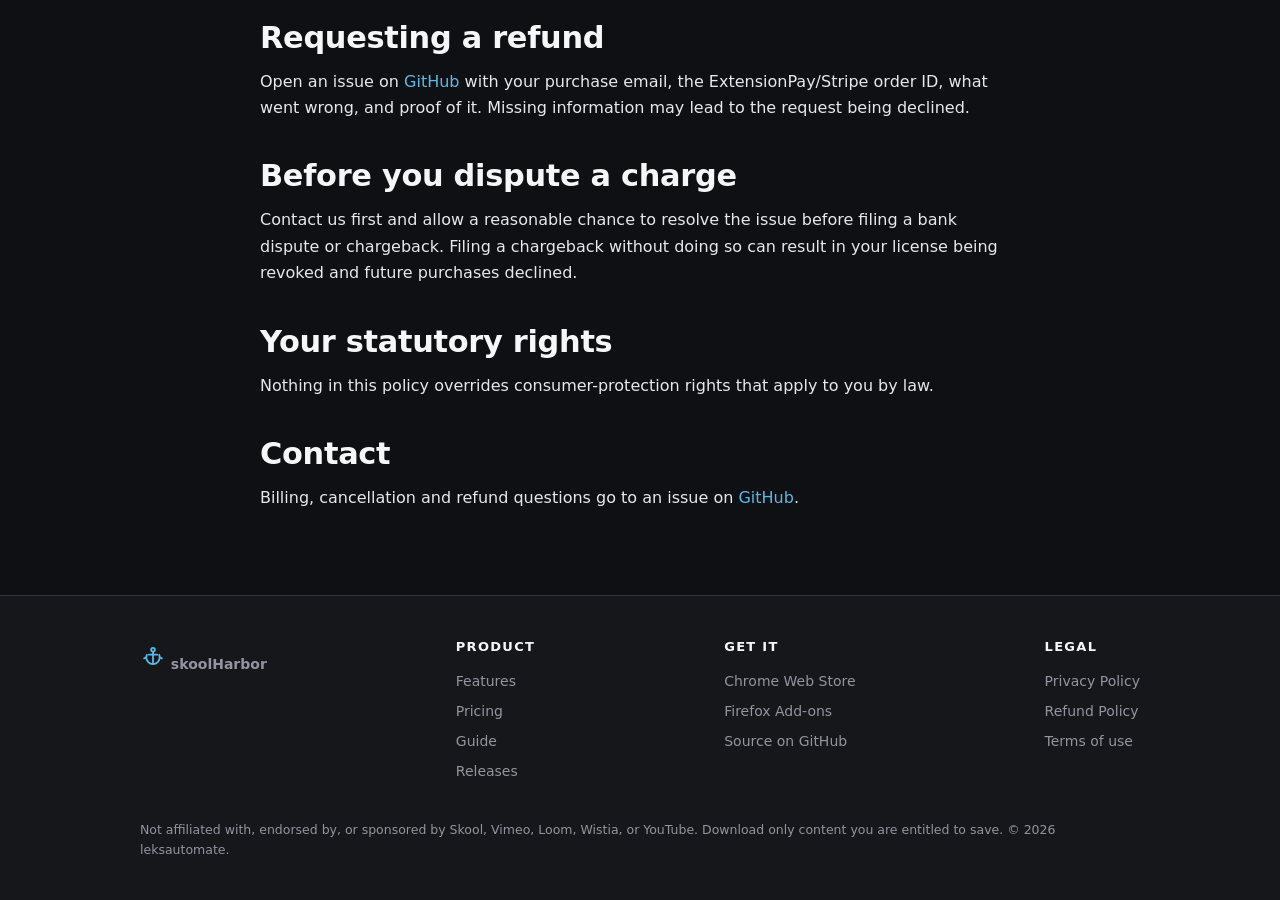
<file: refund.html>
<!DOCTYPE html>
<html lang="en">
<head>
<meta charset="UTF-8" />
<meta name="viewport" content="width=device-width, initial-scale=1.0" />
<title>Refund Policy — skoolHarbor</title>
<meta name="description" content="Refund policy for skoolHarbor's paid plans: the 14-day window, the conditions a refund request must meet, what is not eligible, and how to request one." />
<meta name="robots" content="index, follow" />
<link rel="canonical" href="https://leksautomate.github.io/skoolharbor-landing/refund.html" />
<link rel="icon" type="image/svg+xml" href="assets/favicon.svg" />
<meta name="theme-color" content="#0f1013" />
<meta name="color-scheme" content="dark" />
<meta property="og:type" content="article" />
<meta property="og:site_name" content="skoolHarbor" />
<meta property="og:url" content="https://leksautomate.github.io/skoolharbor-landing/refund.html" />
<meta property="og:title" content="Refund Policy — skoolHarbor" />
<meta property="og:description" content="Refund terms for skoolHarbor's Monthly, Yearly and Lifetime plans." />
<meta property="og:image" content="https://leksautomate.github.io/skoolharbor-landing/assets/og.png" />
<meta name="twitter:card" content="summary_large_image" />
<meta name="twitter:image" content="https://leksautomate.github.io/skoolharbor-landing/assets/og.png" />
<link rel="stylesheet" href="assets/styles.css" />
</head>
<body>

<header class="site-header">
  <div class="wrap">
    <a class="brand" href="./">
      <svg viewBox="0 0 100 100" aria-hidden="true"><rect width="100" height="100" rx="22" fill="#16171b"/><g fill="none" stroke="#5cb8e6" stroke-width="7" stroke-linecap="round" stroke-linejoin="round"><circle cx="50" cy="26" r="7"/><path d="M50 33 V78"/><path d="M34 45 H66"/><path d="M24 55 a26 26 0 0 0 52 0"/><path d="M24 55 l-8 4 M24 55 l2 -9"/><path d="M76 55 l8 4 M76 55 l-2 -9"/></g></svg>
      skoolHarbor
    </a>
    <nav class="nav-links" aria-label="Primary">
      <a href="index.html#features">Features</a>
      <a href="index.html#pricing">Pricing</a>
      <a href="guide.html">Guide</a>
      <a href="releases.html">Releases</a>
      <a class="btn sm nav-cta" href="https://chromewebstore.google.com/detail/skool-harbor-downloader-f/fhoogeolhbimpdajjefikfmajlcgknoc" rel="noopener">Add to Chrome</a>
    </nav>
  </div>
</header>

<main>
  <section>
    <div class="wrap">
      <article class="prose">
        <nav aria-label="Breadcrumb" class="muted" style="font-size:13px;margin-bottom:14px"><a href="./">Home</a> / Refund Policy</nav>
        <h1>Refund Policy</h1>
        <p class="updated">Last updated: 28 August 2026</p>

        <div class="callout">skoolHarbor gives you <strong>3 free downloads</strong> before any payment. Please use the trial to confirm the extension works for the sites and courses you care about — that is what it is for. Completing a purchase means you accept the terms below.</div>

        <p>skoolHarbor is a <strong>digital tool</strong> delivered instantly. Billing is processed by ExtensionPay (Stripe). This page sets out the narrow conditions under which a refund will be considered.</p>

        <h2>How long you have</h2>
        <p>A refund request must reach us within <strong>14 days</strong> of the purchase date. Requests after that window are not reviewed. Monthly and Yearly plans can be cancelled at any time to stop future charges, but cancelling does not refund the billing period already in progress.</p>

        <h2>Every one of these must be true</h2>
        <ul>
          <li>The extension does not work at all, or its core advertised feature — detecting and downloading video as MP4 — is entirely broken for you.</li>
          <li>The cause is skoolHarbor's own software, not a third-party site, your network, or your machine.</li>
          <li>You are reporting it within the 14-day window.</li>
          <li>You can show it — a screenshot or a short screen recording.</li>
          <li>You raised the problem with us and gave a reasonable chance to fix it first.</li>
        </ul>
        <p>Partial issues, one unsupported site, or a misunderstanding of what a feature does do not meet the bar.</p>

        <h2>Not eligible for a refund</h2>
        <ul>
          <li>Simply changing your mind, or buying the wrong plan by mistake.</li>
          <li>Not having used the free trial to check compatibility first.</li>
          <li>Skool, Vimeo, Loom, Wistia or YouTube changing their sites, going down, or blocking downloads.</li>
          <li>A specific video being DRM-protected or otherwise not playable without protection in your browser.</li>
          <li>Your account on a third-party platform being limited or restricted.</li>
          <li>Using skoolHarbor in breach of its Terms of use.</li>
        </ul>

        <h2>Lifetime purchases</h2>
        <p>The Lifetime plan is a one-time purchase for ongoing access. The same 14-day window and conditions above apply. "Lifetime" means the supported lifetime of the product.</p>

        <h2>AppSumo codes</h2>
        <p>Licenses activated with an AppSumo code are governed by <a href="https://appsumo.com/refund-policy/" rel="noopener">AppSumo's own refund policy</a>, not this page. Request those refunds through AppSumo.</p>

        <h2>Requesting a refund</h2>
        <p>Open an issue on <a href="https://github.com/leksautomate/skoolharbor-landing" rel="noopener">GitHub</a> with your purchase email, the ExtensionPay/Stripe order ID, what went wrong, and proof of it. Missing information may lead to the request being declined.</p>

        <h2>Before you dispute a charge</h2>
        <p>Contact us first and allow a reasonable chance to resolve the issue before filing a bank dispute or chargeback. Filing a chargeback without doing so can result in your license being revoked and future purchases declined.</p>

        <h2>Your statutory rights</h2>
        <p>Nothing in this policy overrides consumer-protection rights that apply to you by law.</p>

        <h2>Contact</h2>
        <p>Billing, cancellation and refund questions go to an issue on <a href="https://github.com/leksautomate/skoolharbor-landing" rel="noopener">GitHub</a>.</p>
      </article>
    </div>
  </section>
</main>

<footer class="site-footer">
  <div class="wrap">
    <div class="cols">
      <div><a class="brand" href="./"><svg viewBox="0 0 100 100" aria-hidden="true"><rect width="100" height="100" rx="22" fill="#16171b"/><g fill="none" stroke="#5cb8e6" stroke-width="7" stroke-linecap="round" stroke-linejoin="round"><circle cx="50" cy="26" r="7"/><path d="M50 33 V78"/><path d="M34 45 H66"/><path d="M24 55 a26 26 0 0 0 52 0"/><path d="M24 55 l-8 4 M24 55 l2 -9"/><path d="M76 55 l8 4 M76 55 l-2 -9"/></g></svg> skoolHarbor</a></div>
      <div><h4>Product</h4><a href="index.html#features">Features</a><a href="index.html#pricing">Pricing</a><a href="guide.html">Guide</a><a href="releases.html">Releases</a></div>
      <div><h4>Get it</h4><a href="https://chromewebstore.google.com/detail/skool-harbor-downloader-f/fhoogeolhbimpdajjefikfmajlcgknoc" rel="noopener">Chrome Web Store</a><a href="https://addons.mozilla.org/en-US/firefox/addon/skool-harbor-skool-downloader/" rel="noopener">Firefox Add-ons</a><a href="https://github.com/leksautomate/skoolharbor-landing" rel="noopener">Source on GitHub</a></div>
      <div><h4>Legal</h4><a href="privacy.html">Privacy Policy</a><a href="refund.html">Refund Policy</a><a href="index.html#terms">Terms of use</a></div>
    </div>
    <p class="fine">Not affiliated with, endorsed by, or sponsored by Skool, Vimeo, Loom, Wistia, or YouTube. Download only content you are entitled to save. &copy; <span id="yr">2026</span> leksautomate.</p>
  </div>
</footer>
<script>document.getElementById('yr').textContent=new Date().getFullYear();</script>
</body>
</html>
</file>
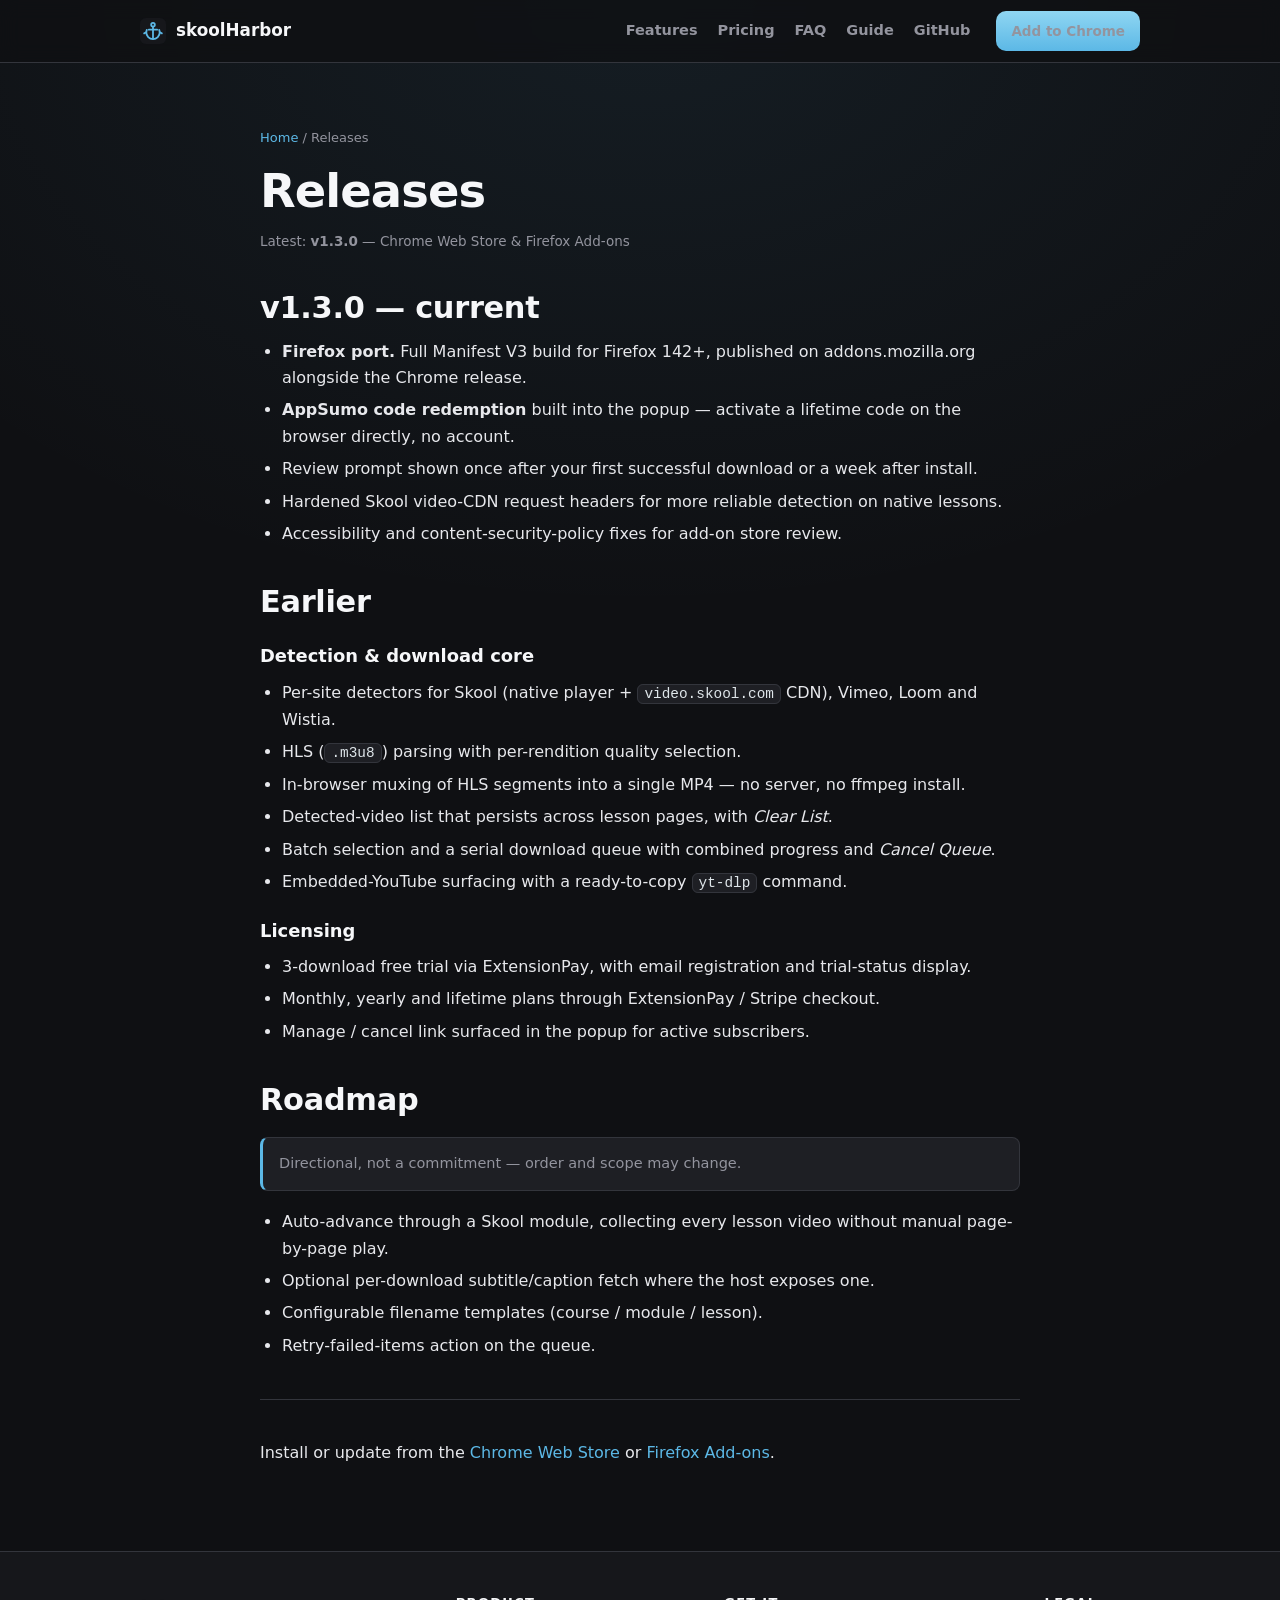
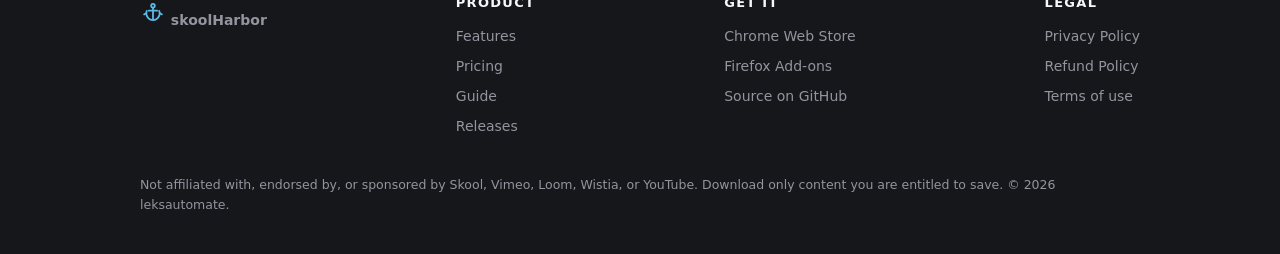
<file: releases.html>
<!DOCTYPE html>
<html lang="en">
<head>
<meta charset="UTF-8" />
<meta name="viewport" content="width=device-width, initial-scale=1.0" />
<title>Releases — skoolHarbor</title>
<meta name="description" content="What's shipped in skoolHarbor and what's on the roadmap. Current release: version 1.3.0 for Chrome and Firefox." />
<meta name="robots" content="index, follow" />
<link rel="canonical" href="https://leksautomate.github.io/skoolharbor-landing/releases.html" />
<link rel="icon" type="image/svg+xml" href="assets/favicon.svg" />
<meta name="theme-color" content="#0f1013" />
<meta name="color-scheme" content="dark" />
<meta property="og:type" content="article" />
<meta property="og:site_name" content="skoolHarbor" />
<meta property="og:url" content="https://leksautomate.github.io/skoolharbor-landing/releases.html" />
<meta property="og:title" content="Releases — skoolHarbor" />
<meta property="og:description" content="What's shipped in skoolHarbor and what's on the roadmap." />
<meta property="og:image" content="https://leksautomate.github.io/skoolharbor-landing/assets/og.png" />
<meta name="twitter:card" content="summary_large_image" />
<meta name="twitter:image" content="https://leksautomate.github.io/skoolharbor-landing/assets/og.png" />
<link rel="stylesheet" href="assets/styles.css" />
<script type="application/ld+json">
{
  "@context": "https://schema.org",
  "@type": "BreadcrumbList",
  "itemListElement": [
    { "@type": "ListItem", "position": 1, "name": "Home", "item": "https://leksautomate.github.io/skoolharbor-landing/" },
    { "@type": "ListItem", "position": 2, "name": "Releases", "item": "https://leksautomate.github.io/skoolharbor-landing/releases.html" }
  ]
}
</script>
</head>
<body>

<header class="site-header">
  <div class="wrap">
    <a class="brand" href="./">
      <svg viewBox="0 0 100 100" aria-hidden="true"><rect width="100" height="100" rx="22" fill="#16171b"/><g fill="none" stroke="#5cb8e6" stroke-width="7" stroke-linecap="round" stroke-linejoin="round"><circle cx="50" cy="26" r="7"/><path d="M50 33 V78"/><path d="M34 45 H66"/><path d="M24 55 a26 26 0 0 0 52 0"/><path d="M24 55 l-8 4 M24 55 l2 -9"/><path d="M76 55 l8 4 M76 55 l-2 -9"/></g></svg>
      skoolHarbor
    </a>
    <nav class="nav-links" aria-label="Primary">
      <a href="index.html#features">Features</a>
      <a href="index.html#pricing">Pricing</a>
      <a href="index.html#faq">FAQ</a>
      <a href="guide.html">Guide</a>
      <a href="https://github.com/leksautomate/skoolharbor-landing" rel="noopener">GitHub</a>
      <a class="btn sm nav-cta" href="https://chromewebstore.google.com/detail/skool-harbor-downloader-f/fhoogeolhbimpdajjefikfmajlcgknoc" rel="noopener">Add to Chrome</a>
    </nav>
  </div>
</header>

<main>
  <section>
    <div class="wrap">
      <article class="prose">
        <nav aria-label="Breadcrumb" class="muted" style="font-size:13px;margin-bottom:14px"><a href="./">Home</a> / Releases</nav>
        <h1>Releases</h1>
        <p class="updated">Latest: <strong>v1.3.0</strong> — Chrome Web Store &amp; Firefox Add-ons</p>

        <h2>v1.3.0 — current</h2>
        <ul>
          <li><strong>Firefox port.</strong> Full Manifest V3 build for Firefox 142+, published on addons.mozilla.org alongside the Chrome release.</li>
          <li><strong>AppSumo code redemption</strong> built into the popup — activate a lifetime code on the browser directly, no account.</li>
          <li>Review prompt shown once after your first successful download or a week after install.</li>
          <li>Hardened Skool video-CDN request headers for more reliable detection on native lessons.</li>
          <li>Accessibility and content-security-policy fixes for add-on store review.</li>
        </ul>

        <h2>Earlier</h2>
        <h3>Detection &amp; download core</h3>
        <ul>
          <li>Per-site detectors for Skool (native player + <code>video.skool.com</code> CDN), Vimeo, Loom and Wistia.</li>
          <li>HLS (<code>.m3u8</code>) parsing with per-rendition quality selection.</li>
          <li>In-browser muxing of HLS segments into a single MP4 — no server, no ffmpeg install.</li>
          <li>Detected-video list that persists across lesson pages, with <em>Clear List</em>.</li>
          <li>Batch selection and a serial download queue with combined progress and <em>Cancel Queue</em>.</li>
          <li>Embedded-YouTube surfacing with a ready-to-copy <code>yt-dlp</code> command.</li>
        </ul>
        <h3>Licensing</h3>
        <ul>
          <li>3-download free trial via ExtensionPay, with email registration and trial-status display.</li>
          <li>Monthly, yearly and lifetime plans through ExtensionPay / Stripe checkout.</li>
          <li>Manage / cancel link surfaced in the popup for active subscribers.</li>
        </ul>

        <h2>Roadmap</h2>
        <div class="callout">Directional, not a commitment — order and scope may change.</div>
        <ul>
          <li>Auto-advance through a Skool module, collecting every lesson video without manual page-by-page play.</li>
          <li>Optional per-download subtitle/caption fetch where the host exposes one.</li>
          <li>Configurable filename templates (course / module / lesson).</li>
          <li>Retry-failed-items action on the queue.</li>
        </ul>

        <hr class="rule" />
        <p class="muted">Install or update from the <a href="https://chromewebstore.google.com/detail/skool-harbor-downloader-f/fhoogeolhbimpdajjefikfmajlcgknoc" rel="noopener">Chrome Web Store</a> or <a href="https://addons.mozilla.org/en-US/firefox/addon/skool-harbor-skool-downloader/" rel="noopener">Firefox Add-ons</a>.</p>
      </article>
    </div>
  </section>
</main>

<footer class="site-footer">
  <div class="wrap">
    <div class="cols">
      <div><a class="brand" href="./"><svg viewBox="0 0 100 100" aria-hidden="true"><rect width="100" height="100" rx="22" fill="#16171b"/><g fill="none" stroke="#5cb8e6" stroke-width="7" stroke-linecap="round" stroke-linejoin="round"><circle cx="50" cy="26" r="7"/><path d="M50 33 V78"/><path d="M34 45 H66"/><path d="M24 55 a26 26 0 0 0 52 0"/><path d="M24 55 l-8 4 M24 55 l2 -9"/><path d="M76 55 l8 4 M76 55 l-2 -9"/></g></svg> skoolHarbor</a></div>
      <div><h4>Product</h4><a href="index.html#features">Features</a><a href="index.html#pricing">Pricing</a><a href="guide.html">Guide</a><a href="releases.html">Releases</a></div>
      <div><h4>Get it</h4><a href="https://chromewebstore.google.com/detail/skool-harbor-downloader-f/fhoogeolhbimpdajjefikfmajlcgknoc" rel="noopener">Chrome Web Store</a><a href="https://addons.mozilla.org/en-US/firefox/addon/skool-harbor-skool-downloader/" rel="noopener">Firefox Add-ons</a><a href="https://github.com/leksautomate/skoolharbor-landing" rel="noopener">Source on GitHub</a></div>
      <div><h4>Legal</h4><a href="privacy.html">Privacy Policy</a><a href="refund.html">Refund Policy</a><a href="index.html#terms">Terms of use</a></div>
    </div>
    <p class="fine">Not affiliated with, endorsed by, or sponsored by Skool, Vimeo, Loom, Wistia, or YouTube. Download only content you are entitled to save. &copy; <span id="yr">2026</span> leksautomate.</p>
  </div>
</footer>
<script>document.getElementById('yr').textContent=new Date().getFullYear();</script>
</body>
</html>
</file>
<file: assets/styles.css>
/* skoolHarbor landing — shared styles. No build step. */
:root{
  --bg:#0f1013; --bg2:#16171b; --bg3:#1e1f24; --bg4:#282a30;
  --border:#33353c; --text:#e7e8ec; --muted:#93949e; --heading:#f6f7f9;
  --accent:#5cb8e6; --accent-2:#7fd2b0; --warn:#e6a15c;
  --tint:rgba(92,184,230,0.10); --radius:12px; --wrap:1040px;
}
*{box-sizing:border-box;margin:0;padding:0}
html{scroll-behavior:smooth}
body{
  font-family:"Segoe UI",system-ui,-apple-system,Roboto,Helvetica,Arial,sans-serif;
  color:var(--text);font-size:16px;line-height:1.65;
  background:radial-gradient(120% 55% at 50% 0%,rgba(92,184,230,0.08),transparent 60%),var(--bg);
  -webkit-font-smoothing:antialiased;
}
a{color:var(--accent);text-decoration:none}
a:hover{text-decoration:underline}
img{max-width:100%;height:auto}
.wrap{max-width:var(--wrap);margin:0 auto;padding:0 20px}
h1,h2,h3{color:var(--heading);line-height:1.25;font-weight:750}
h1{font-size:clamp(1.9rem,4.5vw,2.9rem);letter-spacing:-0.02em}
h2{font-size:clamp(1.4rem,3vw,1.9rem);letter-spacing:-0.01em;margin-bottom:14px}
h3{font-size:1.12rem;margin-bottom:6px}
p{color:var(--text)}
.muted{color:var(--muted)}
code,kbd{
  font-family:"Cascadia Code",ui-monospace,SFMono-Regular,Menlo,Consolas,monospace;
  background:var(--bg3);border:1px solid var(--border);border-radius:6px;
  padding:1px 6px;font-size:0.9em;color:#dfe6ea;
}
pre{
  background:var(--bg2);border:1px solid var(--border);border-radius:var(--radius);
  padding:16px 18px;overflow-x:auto;margin:14px 0;font-size:0.92rem;
}
pre code{background:none;border:none;padding:0}

/* Buttons */
.btn{
  display:inline-flex;align-items:center;gap:9px;border:none;border-radius:10px;
  font-weight:700;font-size:15px;padding:13px 22px;cursor:pointer;
  color:#0c1116;background:linear-gradient(180deg,#8fd6f2,var(--accent));
  transition:filter .15s ease,transform .15s ease;white-space:nowrap;
}
.btn:hover{filter:brightness(1.06);text-decoration:none}
.btn:active{transform:translateY(1px)}
.btn.ghost{background:var(--bg3);color:var(--text);border:1px solid var(--border)}
.btn.ghost:hover{border-color:var(--accent);filter:none}
.btn.sm{padding:9px 15px;font-size:13.5px}

/* Header / nav */
.site-header{
  position:sticky;top:0;z-index:50;backdrop-filter:blur(10px);
  background:rgba(15,16,19,0.82);border-bottom:1px solid var(--border);
}
.site-header .wrap{display:flex;align-items:center;gap:22px;height:62px}
.brand{display:flex;align-items:center;gap:10px;font-weight:800;color:var(--heading);font-size:1.05rem}
.brand:hover{text-decoration:none}
.brand svg{width:26px;height:26px;flex:none}
.nav-links{display:flex;gap:20px;margin-left:auto;align-items:center}
.nav-links a{color:var(--muted);font-size:14.5px;font-weight:600}
.nav-links a:hover{color:var(--text);text-decoration:none}
.nav-cta{margin-left:6px}
@media(max-width:760px){
  .nav-links a:not(.nav-cta){display:none}
  .site-header .wrap{gap:12px}
}

/* Sections */
main section{padding:64px 0}
section.alt{background:var(--bg2);border-block:1px solid var(--border)}
.section-head{max-width:640px;margin-bottom:34px}
.section-head p{color:var(--muted);margin-top:8px}
.eyebrow{
  display:inline-block;font-size:12px;font-weight:800;letter-spacing:0.14em;
  text-transform:uppercase;color:var(--accent);margin-bottom:12px;
}

/* Hero */
.hero{padding:84px 0 68px;text-align:center}
.hero h1{margin:0 auto 18px;max-width:16ch}
.hero .lede{font-size:1.16rem;color:var(--muted);max-width:60ch;margin:0 auto 28px}
.cta-row{display:flex;gap:12px;justify-content:center;flex-wrap:wrap}
.cta-note{margin-top:16px;font-size:13.5px;color:var(--muted)}
.badges{display:flex;gap:10px;justify-content:center;flex-wrap:wrap;margin-top:34px}
.badge{
  font-size:12.5px;color:var(--muted);background:var(--bg3);border:1px solid var(--border);
  border-radius:999px;padding:6px 13px;
}

/* Feature grid */
.grid{display:grid;gap:18px;grid-template-columns:repeat(auto-fit,minmax(250px,1fr))}
.card{
  background:var(--bg3);border:1px solid var(--border);border-radius:var(--radius);
  padding:22px 20px;
}
.card .ic{font-size:1.5rem;display:block;margin-bottom:10px}
.card p{color:var(--muted);font-size:14.5px}

/* Steps */
.steps{counter-reset:step;display:grid;gap:16px;grid-template-columns:repeat(auto-fit,minmax(220px,1fr))}
.step{background:var(--bg3);border:1px solid var(--border);border-radius:var(--radius);padding:22px 20px;position:relative}
.step::before{
  counter-increment:step;content:counter(step);
  display:flex;align-items:center;justify-content:center;
  width:30px;height:30px;border-radius:8px;margin-bottom:12px;
  background:var(--tint);color:var(--accent);font-weight:800;border:1px solid var(--border);
}
.step p{color:var(--muted);font-size:14.5px}

/* Pricing */
.plans{display:grid;gap:18px;grid-template-columns:repeat(auto-fit,minmax(230px,1fr));align-items:stretch}
.plan{
  background:var(--bg3);border:1px solid var(--border);border-radius:var(--radius);
  padding:26px 22px;display:flex;flex-direction:column;
}
.plan.feature{border-color:var(--accent);box-shadow:0 0 0 1px var(--accent) inset}
.plan .tag{font-size:11px;font-weight:800;letter-spacing:0.12em;text-transform:uppercase;color:var(--accent);margin-bottom:8px}
.plan .price{font-size:1.9rem;color:var(--heading);font-weight:800;margin:4px 0 2px}
.plan .price span{font-size:0.95rem;color:var(--muted);font-weight:600}
.plan ul{list-style:none;margin:16px 0 0;display:grid;gap:8px}
.plan li{padding-left:22px;position:relative;font-size:14px;color:var(--muted)}
.plan li::before{content:"✓";position:absolute;left:0;color:var(--accent-2);font-weight:800}
.price-note{margin-top:18px;font-size:13.5px;color:var(--muted);text-align:center}

/* FAQ */
.faq{display:grid;gap:12px}
.faq details{
  background:var(--bg3);border:1px solid var(--border);border-radius:var(--radius);padding:2px 18px;
}
.faq summary{
  cursor:pointer;padding:16px 0;font-weight:700;color:var(--heading);list-style:none;
  display:flex;justify-content:space-between;align-items:center;gap:16px;
}
.faq summary::-webkit-details-marker{display:none}
.faq summary::after{content:"+";color:var(--accent);font-weight:800;font-size:1.2rem}
.faq details[open] summary::after{content:"–"}
.faq details p{color:var(--muted);padding:0 0 16px;font-size:14.5px}

/* Prose (guide / policy pages) */
.prose{max-width:760px;margin:0 auto}
.prose h1{margin-bottom:10px}
.prose .updated{color:var(--muted);font-size:13.5px;margin-bottom:28px}
.prose h2{margin:36px 0 12px}
.prose h3{margin:24px 0 6px}
.prose p,.prose li{color:var(--text)}
.prose ul,.prose ol{margin:12px 0 12px 22px}
.prose li{margin:6px 0}
.prose .callout{
  background:var(--bg3);border:1px solid var(--border);border-left:3px solid var(--accent);
  border-radius:8px;padding:14px 16px;margin:18px 0;font-size:14.5px;color:var(--muted);
}
.prose table{width:100%;border-collapse:collapse;margin:16px 0;font-size:14px}
.prose th,.prose td{border:1px solid var(--border);padding:9px 12px;text-align:left}
.prose th{background:var(--bg3);color:var(--heading)}

/* Footer */
.site-footer{border-top:1px solid var(--border);background:var(--bg2);padding:40px 0;margin-top:20px}
.site-footer .cols{display:flex;flex-wrap:wrap;gap:30px 60px;justify-content:space-between}
.site-footer h4{color:var(--heading);font-size:13px;text-transform:uppercase;letter-spacing:0.1em;margin-bottom:12px}
.site-footer a{display:block;color:var(--muted);font-size:14px;margin:7px 0}
.site-footer a:hover{color:var(--text)}
.site-footer .fine{margin-top:30px;color:var(--muted);font-size:12.5px;line-height:1.6}
.two-btn{display:flex;gap:10px;flex-wrap:wrap;margin-top:6px}

.center{text-align:center}
.mt-s{margin-top:10px}.mt-m{margin-top:22px}.mt-l{margin-top:40px}
hr.rule{border:none;border-top:1px solid var(--border);margin:40px 0}
</file>
